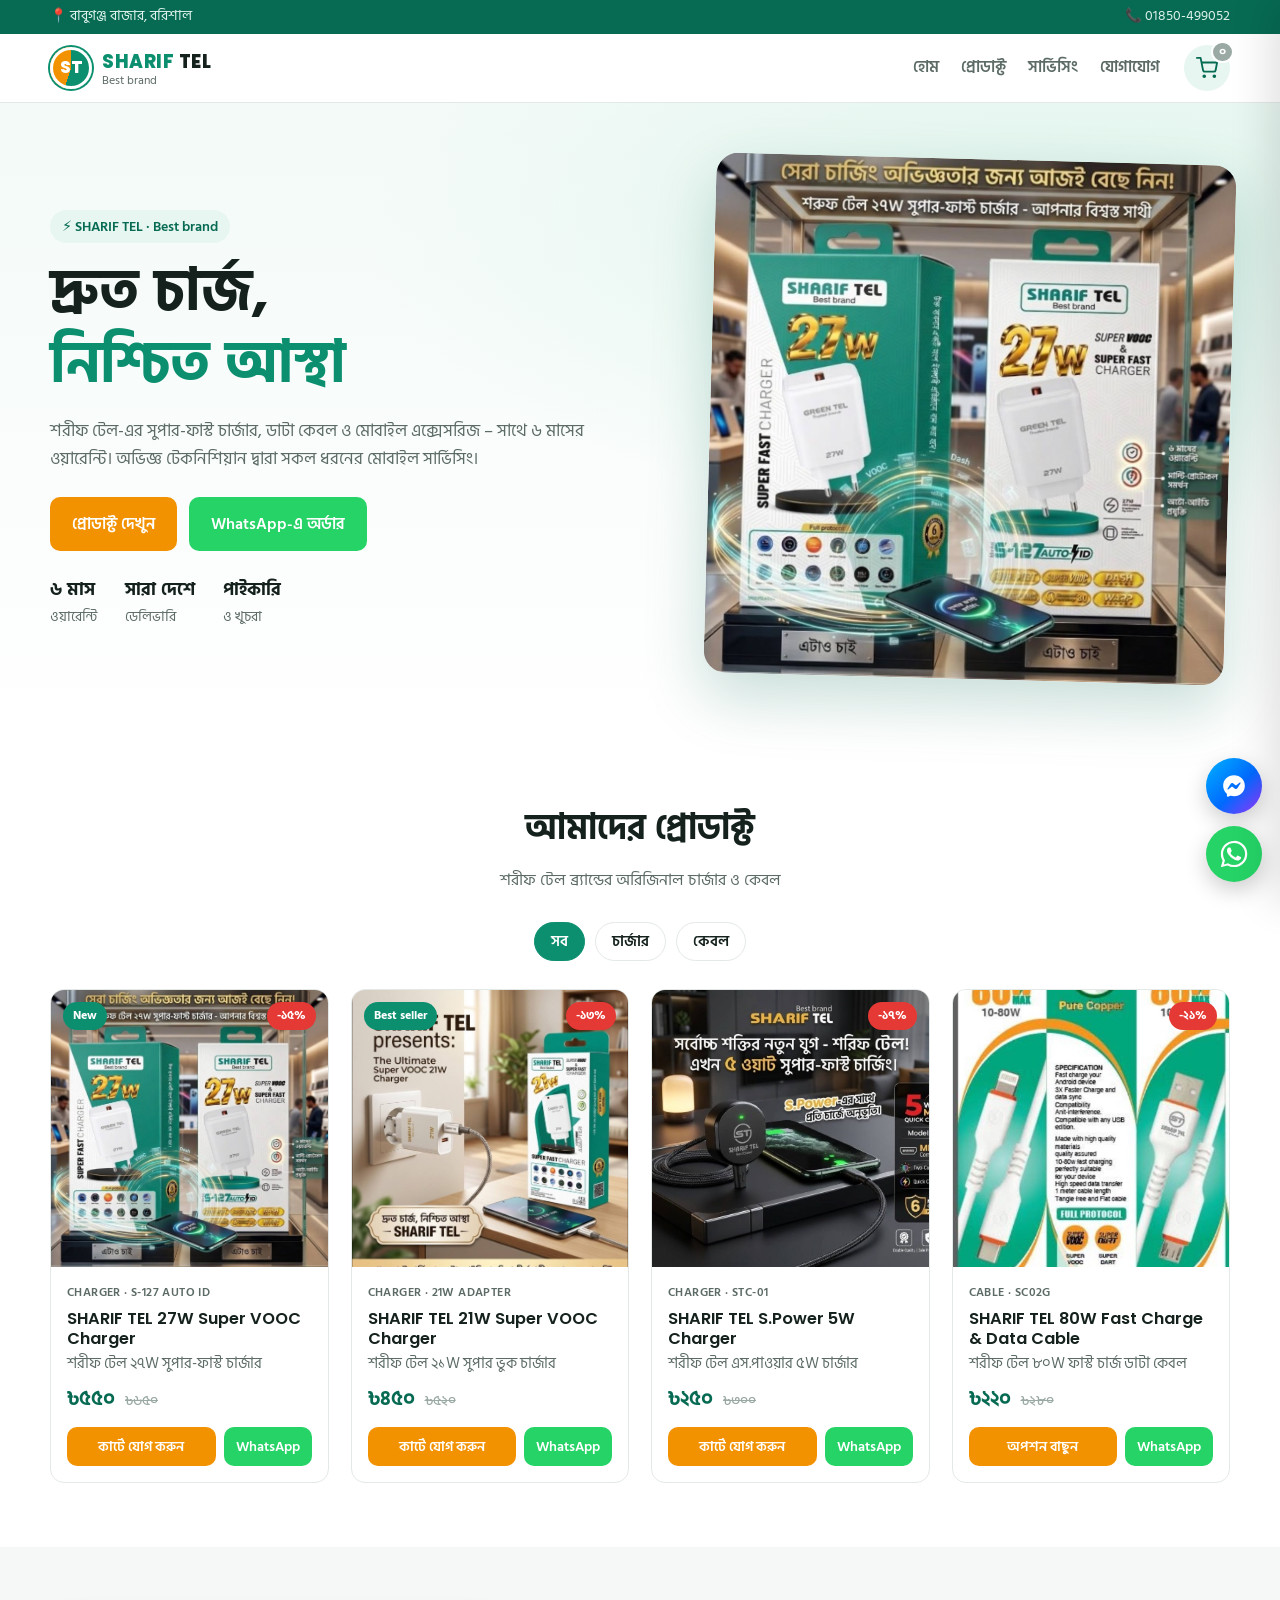
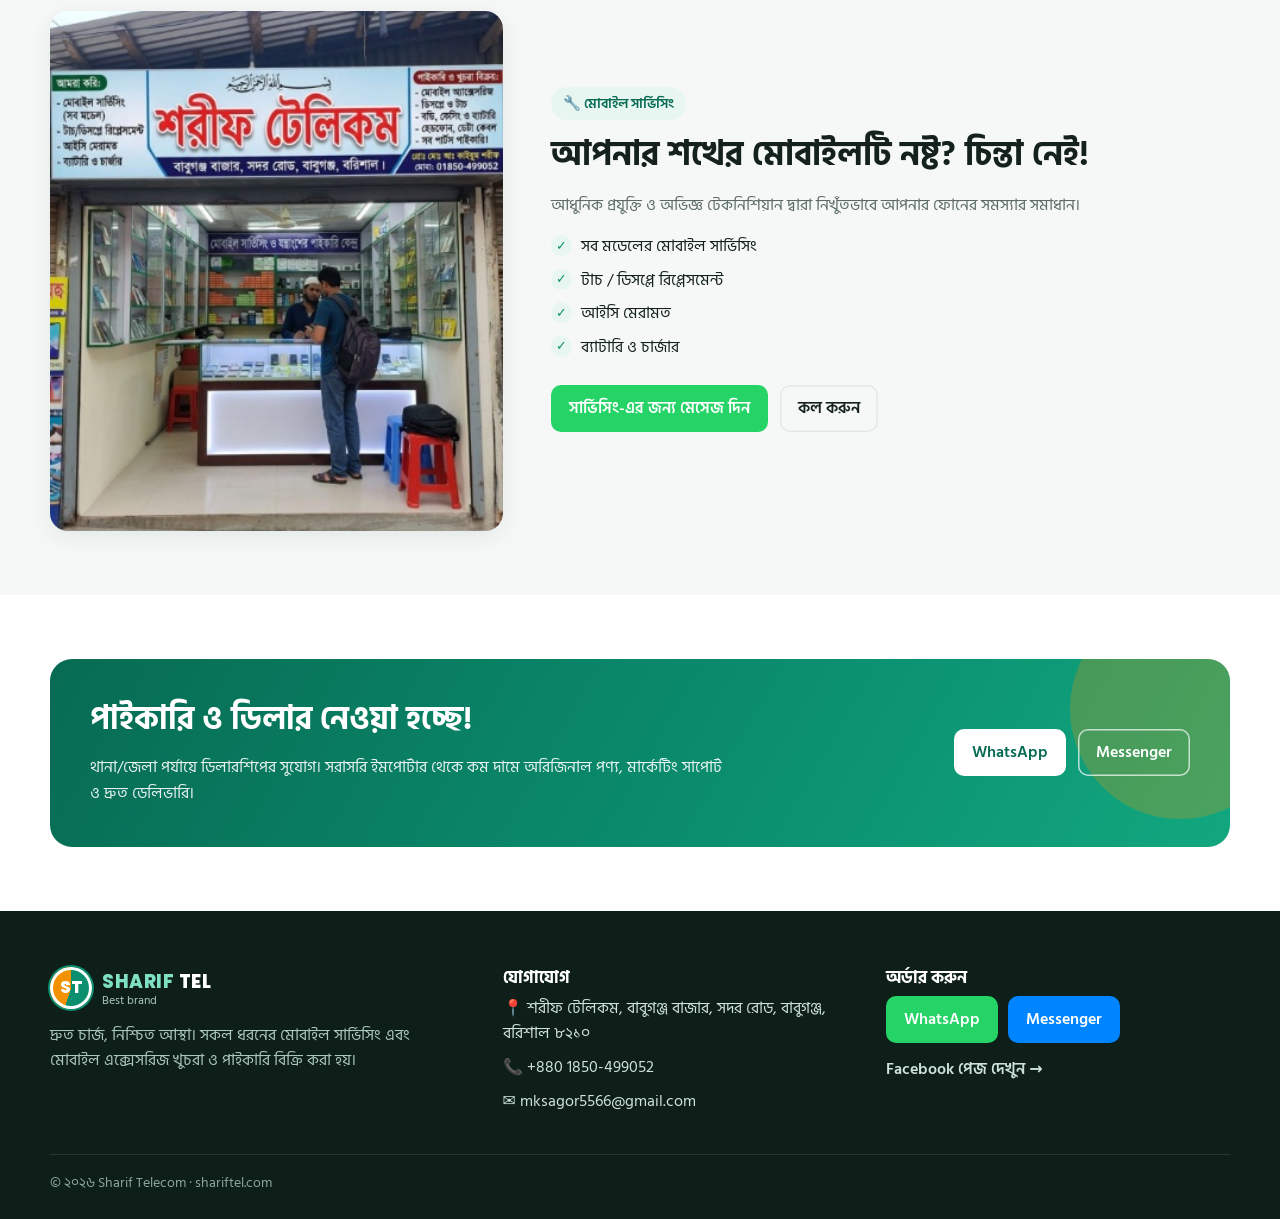
<file: index.html>
<!DOCTYPE html>
<html lang="bn">
<head>
  <meta charset="utf-8">
  <meta name="viewport" content="width=device-width, initial-scale=1">
  <title>Sharif Telecom | SHARIF TEL Chargers & Mobile Accessories</title>
  <meta name="description" content="Sharif Telecom, Babuganj, Barishal – SHARIF TEL fast chargers, data cables, mobile accessories (retail & wholesale) and expert mobile servicing. Order on WhatsApp or Messenger.">
  <meta property="og:title" content="Sharif Telecom – SHARIF TEL Chargers & Accessories">
  <meta property="og:description" content="Fast chargers, cables & mobile servicing in Babuganj, Barishal. Order on WhatsApp.">
  <meta property="og:image" content="https://shariftel.com/images/charger-27w.jpg">
  <meta name="theme-color" content="#0b8f6f">
  <link rel="preconnect" href="https://fonts.googleapis.com">
  <link rel="preconnect" href="https://fonts.gstatic.com" crossorigin>
  <link href="https://fonts.googleapis.com/css2?family=Hind+Siliguri:wght@400;500;600;700&family=Poppins:wght@500;600;700;800&display=swap" rel="stylesheet">
  <link rel="stylesheet" href="css/style.css">
  <link rel="icon" href="data:image/svg+xml,%3Csvg xmlns='http://www.w3.org/2000/svg' viewBox='0 0 64 64'%3E%3Ccircle cx='32' cy='32' r='30' fill='%230b8f6f'/%3E%3Ctext x='32' y='42' font-family='Arial' font-weight='800' font-size='28' text-anchor='middle' fill='%23fff'%3EST%3C/text%3E%3C/svg%3E">
</head>
<body>

  <!-- Top bar -->
  <div class="topbar">
    <div class="container topbar-inner">
      <span>📍 বাবুগঞ্জ বাজার, বরিশাল</span>
      <a href="tel:+8801850499052">📞 01850-499052</a>
    </div>
  </div>

  <!-- Header -->
  <header class="header">
    <div class="container header-inner">
      <a href="#/" class="logo" aria-label="Sharif Telecom home">
        <span class="logo-mark">ST</span>
        <span class="logo-text">
          <strong>SHARIF <em>TEL</em></strong>
          <small>Best brand</small>
        </span>
      </a>
      <nav class="nav" id="nav">
        <a href="#/">হোম</a>
        <a href="#/" data-scroll="products">প্রোডাক্ট</a>
        <a href="#/" data-scroll="services">সার্ভিসিং</a>
        <a href="#/" data-scroll="contact">যোগাযোগ</a>
      </nav>
      <button class="cart-btn" id="cartBtn" aria-label="Open cart">
        <svg viewBox="0 0 24 24" width="22" height="22" fill="none" stroke="currentColor" stroke-width="2" stroke-linecap="round" stroke-linejoin="round"><circle cx="9" cy="21" r="1"/><circle cx="20" cy="21" r="1"/><path d="M1 1h4l2.7 13.4a2 2 0 0 0 2 1.6h9.7a2 2 0 0 0 2-1.6L23 6H6"/></svg>
        <span class="cart-count" id="cartCount">0</span>
      </button>
    </div>
  </header>

  <main id="app"></main>

  <!-- Footer -->
  <footer class="footer" id="contact">
    <div class="container footer-grid">
      <div>
        <a href="#/" class="logo logo-light">
          <span class="logo-mark">ST</span>
          <span class="logo-text"><strong>SHARIF <em>TEL</em></strong><small>Best brand</small></span>
        </a>
        <p class="muted-light">দ্রুত চার্জ, নিশ্চিত আস্থা। সকল ধরনের মোবাইল সার্ভিসিং এবং মোবাইল এক্সেসরিজ খুচরা ও পাইকারি বিক্রি করা হয়।</p>
      </div>
      <div>
        <h4>যোগাযোগ</h4>
        <ul class="footer-list">
          <li>📍 শরীফ টেলিকম, বাবুগঞ্জ বাজার, সদর রোড, বাবুগঞ্জ, বরিশাল ৮২১০</li>
          <li>📞 <a href="tel:+8801850499052">+880 1850-499052</a></li>
          <li>✉️ <a href="mailto:mksagor5566@gmail.com">mksagor5566@gmail.com</a></li>
        </ul>
      </div>
      <div>
        <h4>অর্ডার করুন</h4>
        <div class="footer-actions">
          <a class="btn btn-wa" data-wa="আসসালামু আলাইকুম, আমি শরীফ টেলিকম থেকে কিছু কিনতে চাই।" target="_blank" rel="noopener">WhatsApp</a>
          <a class="btn btn-ms" data-ms target="_blank" rel="noopener">Messenger</a>
        </div>
        <a class="fb-link" href="https://www.facebook.com/profile.php?id=61589741544696" target="_blank" rel="noopener">Facebook পেজ দেখুন →</a>
      </div>
    </div>
    <div class="container copyright">© <span id="year"></span> Sharif Telecom · shariftel.com</div>
  </footer>

  <!-- Floating chat buttons -->
  <div class="float-chat">
    <a class="float-btn float-ms" data-ms target="_blank" rel="noopener" aria-label="Chat on Messenger">
      <svg viewBox="0 0 24 24" width="26" height="26" fill="#fff"><path d="M12 2C6.36 2 2 6.13 2 11.7c0 2.91 1.19 5.44 3.14 7.17.16.14.26.35.27.57l.05 1.78c.02.57.6.94 1.12.71l1.98-.87c.17-.08.36-.09.54-.04.91.25 1.87.38 2.9.38 5.64 0 10-4.13 10-9.7S17.64 2 12 2zm6 7.46-2.93 4.67c-.47.74-1.47.93-2.17.4l-2.34-1.75a.6.6 0 0 0-.72 0l-3.16 2.4c-.42.32-.97-.18-.69-.63l2.93-4.67c.47-.74 1.47-.93 2.17-.4l2.34 1.75a.6.6 0 0 0 .72 0l3.16-2.4c.42-.32.97.18.69.63z"/></svg>
    </a>
    <a class="float-btn float-wa" data-wa="আসসালামু আলাইকুম, আমি একটি প্রোডাক্ট সম্পর্কে জানতে চাই।" target="_blank" rel="noopener" aria-label="Chat on WhatsApp">
      <svg viewBox="0 0 24 24" width="28" height="28" fill="#fff"><path d="M17.47 14.38c-.3-.15-1.76-.87-2.03-.97-.27-.1-.47-.15-.67.15-.2.3-.77.97-.94 1.17-.17.2-.35.22-.65.07-.3-.15-1.26-.46-2.4-1.48-.89-.79-1.49-1.77-1.66-2.07-.17-.3-.02-.46.13-.61.13-.13.3-.35.45-.52.15-.17.2-.3.3-.5.1-.2.05-.37-.02-.52-.08-.15-.67-1.62-.92-2.22-.24-.58-.49-.5-.67-.51h-.57c-.2 0-.52.07-.8.37-.27.3-1.04 1.02-1.04 2.48s1.07 2.88 1.21 3.08c.15.2 2.1 3.2 5.08 4.49.71.31 1.26.49 1.69.63.71.23 1.36.2 1.87.12.57-.08 1.76-.72 2.01-1.41.25-.7.25-1.29.17-1.41-.07-.13-.27-.2-.57-.35zM12.04 21.5h-.01a9.4 9.4 0 0 1-4.8-1.31l-.34-.2-3.57.94.95-3.48-.22-.36a9.38 9.38 0 0 1-1.44-5.01c0-5.2 4.23-9.42 9.43-9.42 2.52 0 4.88.98 6.66 2.76a9.36 9.36 0 0 1 2.76 6.67c0 5.2-4.23 9.42-9.42 9.42zm8.02-17.44A11.27 11.27 0 0 0 12.04.75C5.8.75.72 5.83.72 12.08c0 2 .52 3.95 1.52 5.66L.62 23.25l5.64-1.48a11.3 11.3 0 0 0 5.78 1.47h.01c6.24 0 11.32-5.08 11.32-11.33 0-3.03-1.18-5.87-3.31-8z"/></svg>
    </a>
  </div>

  <!-- Cart drawer -->
  <div class="overlay" id="overlay"></div>
  <aside class="drawer" id="drawer" aria-label="Shopping cart">
    <div class="drawer-head">
      <h3>আপনার কার্ট</h3>
      <button class="icon-btn" id="closeCart" aria-label="Close cart">✕</button>
    </div>
    <div class="drawer-body" id="cartItems"></div>
    <div class="drawer-foot" id="cartFoot"></div>
  </aside>

  <!-- Toast -->
  <div class="toast" id="toast"></div>

  <script src="js/products.js"></script>
  <script src="js/app.js"></script>
</body>
</html>
</file>
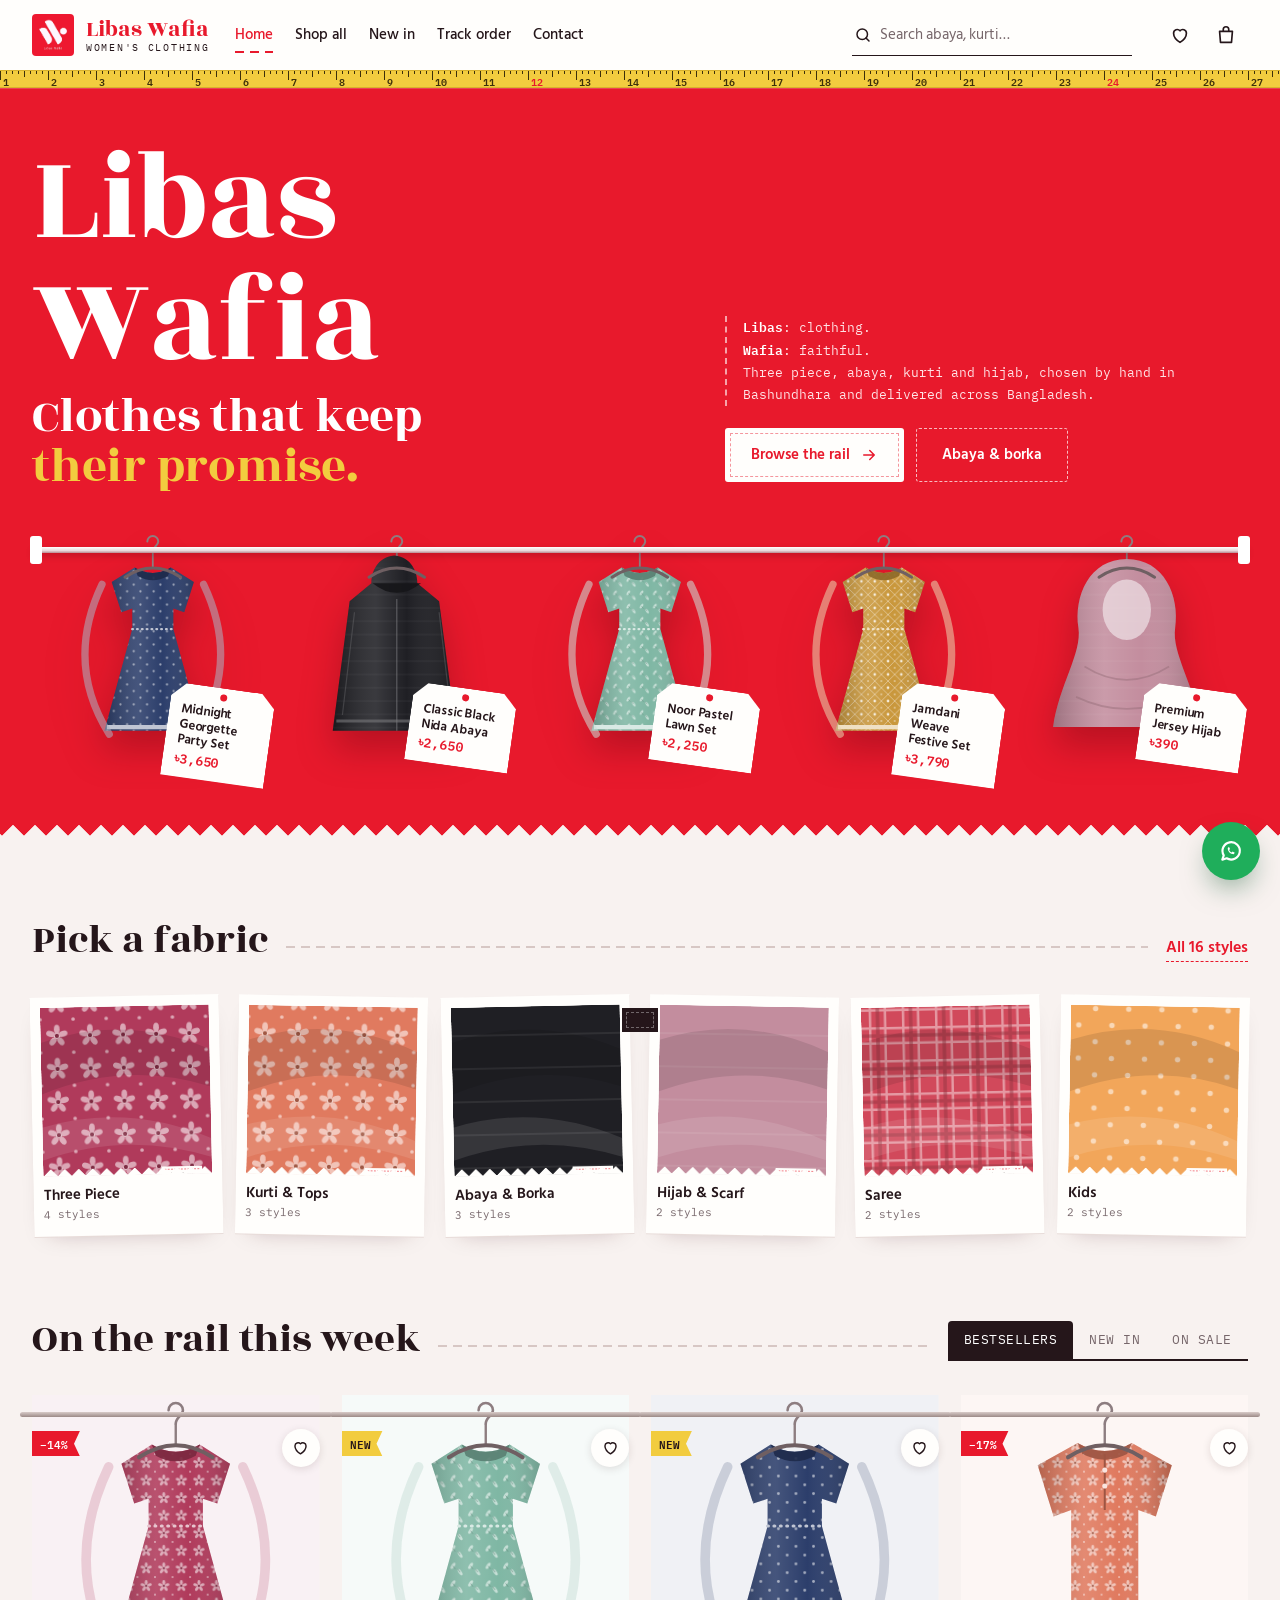
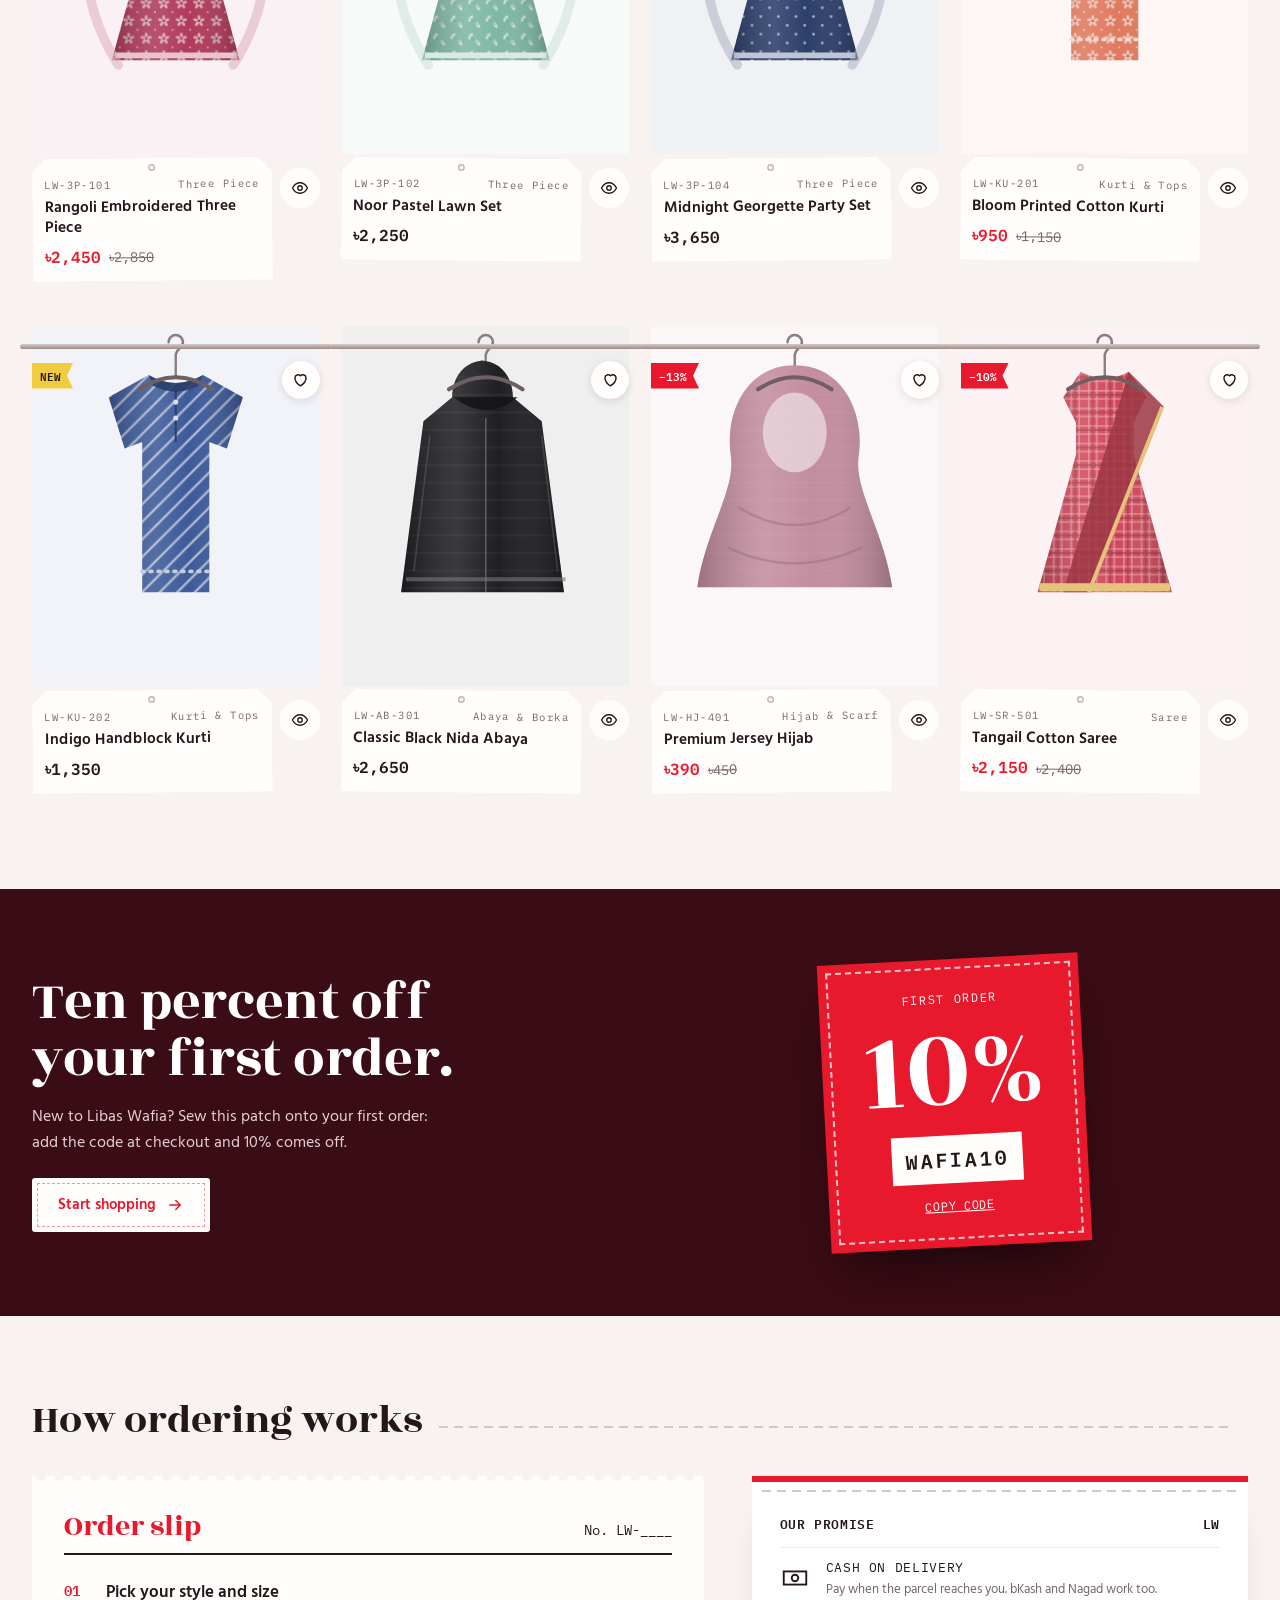
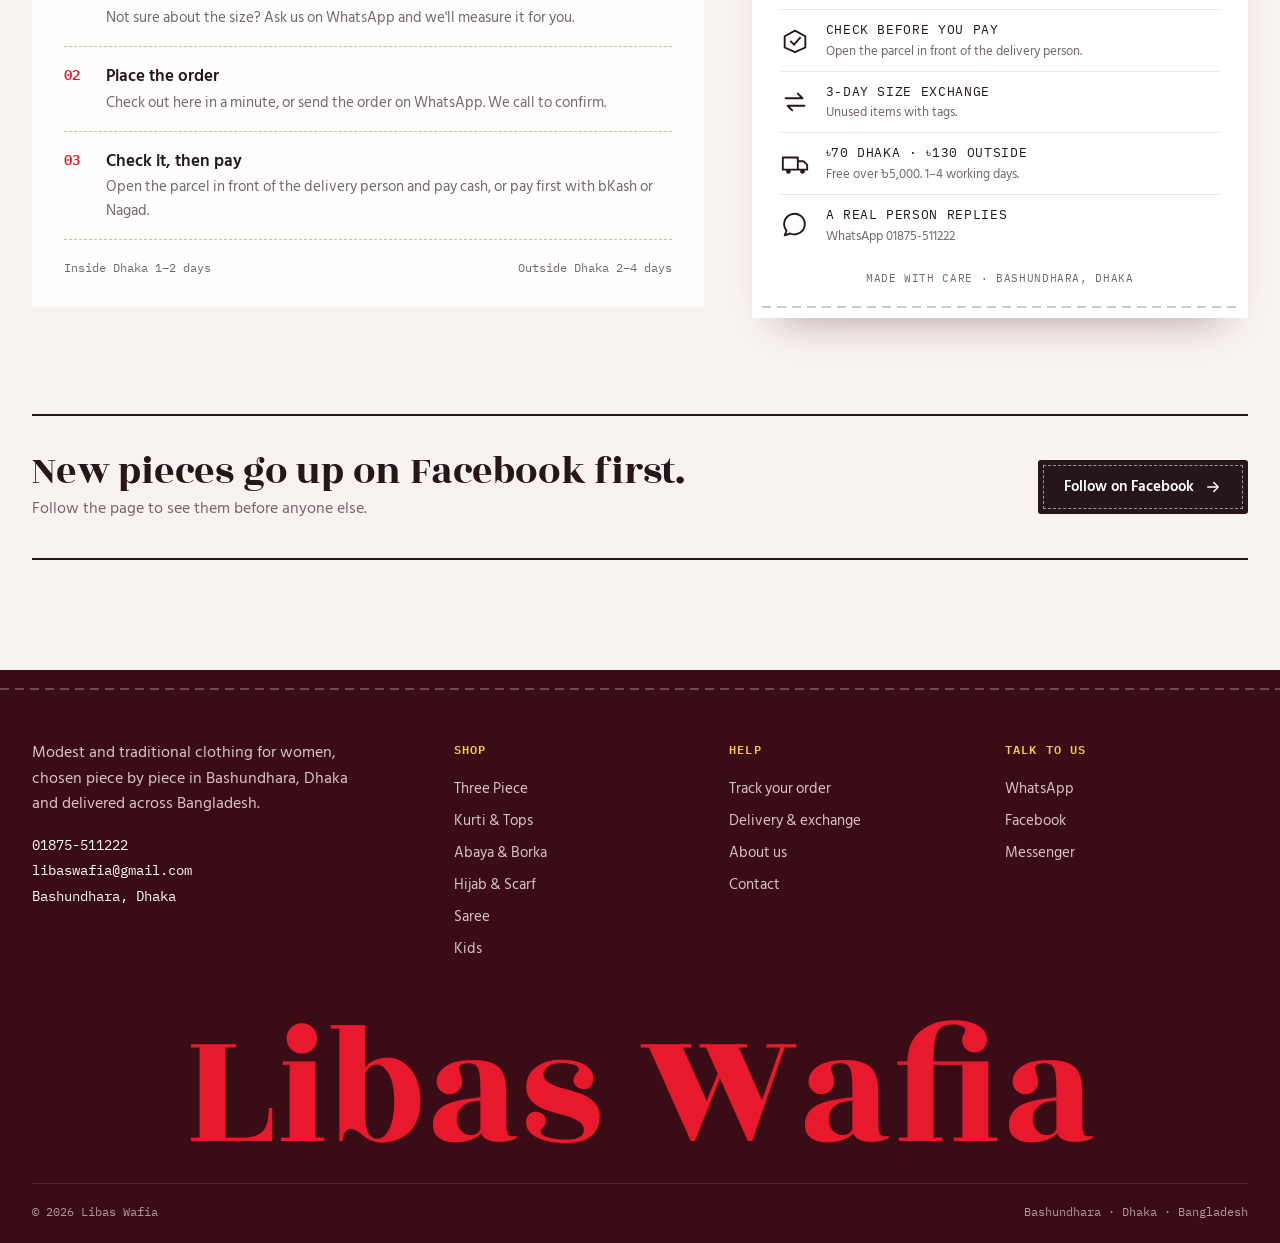
<file: libas-wafia/index.html>
<!doctype html>
<html lang="en">
<head>
  <meta charset="utf-8">
  <meta name="viewport" content="width=device-width, initial-scale=1, viewport-fit=cover">
  <title>Libas Wafia — Women's Clothing Store, Bashundhara</title>
  <link rel="icon" href="assets/logo.jpg">
  <meta name="description" content="Libas Wafia online shop: three piece, kurti, abaya, hijab, saree and kids wear. Cash on delivery all over Bangladesh.">
  <link rel="preconnect" href="https://fonts.googleapis.com">
  <link rel="preconnect" href="https://fonts.gstatic.com" crossorigin>
  <link href="https://fonts.googleapis.com/css2?family=Hind+Siliguri:wght@400;500;600&family=IBM+Plex+Mono:wght@400;600&family=Rozha+One&display=swap" rel="stylesheet">
  <link rel="stylesheet" href="css/style.css">
</head>
<body>
  <header class="header" id="header">
    <div class="wrap header-inner">
      <button class="icon-btn menu-btn" id="menuBtn" aria-label="Open menu">
        <svg viewBox="0 0 24 24" width="22" height="22" aria-hidden="true"><path d="M3 7h18M3 12h18M3 17h12" stroke="currentColor" stroke-width="2" stroke-linecap="round"/></svg>
      </button>
      <a href="#/" class="logo" aria-label="Libas Wafia home">
        <img class="logo-mark" src="assets/logo.jpg" alt="" width="42" height="42">
        <span class="logo-words"><span class="name">Libas Wafia</span><span class="en">Women's clothing</span></span>
      </a>
      <nav class="nav" id="nav" aria-label="Main">
        <div class="nav-head"><span class="name">Libas Wafia</span><button class="icon-btn" id="closeNav" aria-label="Close menu">✕</button></div>
        <a href="#/">Home</a>
        <a href="#/shop">Shop all</a>
        <div class="nav-cats" id="navCats"></div>
        <a href="#/shop?sort=new">New in</a>
        <a href="#/track">Track order</a>
        <a href="#/contact">Contact</a>
      </nav>
      <form class="search" id="searchForm" role="search">
        <svg viewBox="0 0 24 24" width="18" height="18" aria-hidden="true"><circle cx="11" cy="11" r="7" fill="none" stroke="currentColor" stroke-width="2"/><path d="m20 20-4-4" stroke="currentColor" stroke-width="2" stroke-linecap="round"/></svg>
        <input type="search" id="searchInput" placeholder="Search abaya, kurti…" aria-label="Search products">
      </form>
      <div class="header-actions">
        <a href="#/wishlist" class="icon-btn hide-mob" aria-label="Wishlist">
          <svg viewBox="0 0 24 24" width="22" height="22" aria-hidden="true"><path d="M12 20s-7-4.4-7-10a4 4 0 0 1 7-2.6A4 4 0 0 1 19 10c0 5.6-7 10-7 10z" fill="none" stroke="currentColor" stroke-width="1.8" stroke-linejoin="round"/></svg>
          <span class="badge" id="wishCount"></span>
        </a>
        <button class="icon-btn" id="cartBtn" aria-label="Open bag">
          <svg viewBox="0 0 24 24" width="22" height="22" aria-hidden="true"><path d="M5 8h14l-1 12H6L5 8z M9 8V6a3 3 0 0 1 6 0v2" fill="none" stroke="currentColor" stroke-width="1.8" stroke-linejoin="round"/></svg>
          <span class="badge" id="cartCount"></span>
        </button>
      </div>
    </div>
    <div class="tape" aria-hidden="true"><div class="tape-track" id="tapeTrack"></div></div>
  </header>

  <main id="app" tabindex="-1"></main>

  <footer class="footer">
    <div class="wrap">
      <div class="footer-grid">
        <div>
          <p class="footer-about">Modest and traditional clothing for women, chosen piece by piece in Bashundhara, Dhaka and delivered across Bangladesh.</p>
          <p class="footer-contact" id="footContact"></p>
        </div>
        <div><h4>Shop</h4><div id="footerCats"></div></div>
        <div>
          <h4>Help</h4>
          <a href="#/track">Track your order</a>
          <a href="#/policy">Delivery & exchange</a>
          <a href="#/about">About us</a>
          <a href="#/contact">Contact</a>
        </div>
        <div>
          <h4>Talk to us</h4>
          <a id="footWa" target="_blank" rel="noopener">WhatsApp</a>
          <a id="footFb" target="_blank" rel="noopener">Facebook</a>
          <a id="footMsg" target="_blank" rel="noopener">Messenger</a>
        </div>
      </div>
      <div class="wordmark" aria-hidden="true">Libas Wafia</div>
      <div class="copyright"><span>© <span id="year"></span> Libas Wafia</span><span>Bashundhara · Dhaka · Bangladesh</span></div>
    </div>
  </footer>

  <!-- Mobile app-style bottom bar -->
  <nav class="tabbar" aria-label="Quick">
    <a href="#/" data-tab="home"><svg viewBox="0 0 24 24" aria-hidden="true"><path d="M4 11 12 4l8 7v9h-5v-6H9v6H4z" fill="none" stroke="currentColor" stroke-width="1.8" stroke-linejoin="round"/></svg>Home</a>
    <a href="#/shop" data-tab="shop"><svg viewBox="0 0 24 24" aria-hidden="true"><rect x="4" y="4" width="7" height="7" rx="2" fill="none" stroke="currentColor" stroke-width="1.8"/><rect x="13" y="4" width="7" height="7" rx="2" fill="none" stroke="currentColor" stroke-width="1.8"/><rect x="4" y="13" width="7" height="7" rx="2" fill="none" stroke="currentColor" stroke-width="1.8"/><rect x="13" y="13" width="7" height="7" rx="2" fill="none" stroke="currentColor" stroke-width="1.8"/></svg>Shop</a>
    <a href="#/wishlist" data-tab="wishlist"><svg viewBox="0 0 24 24" aria-hidden="true"><path d="M12 20s-7-4.4-7-10a4 4 0 0 1 7-2.6A4 4 0 0 1 19 10c0 5.6-7 10-7 10z" fill="none" stroke="currentColor" stroke-width="1.8" stroke-linejoin="round"/></svg>Saved</a>
    <button id="tabCart"><svg viewBox="0 0 24 24" aria-hidden="true"><path d="M5 8h14l-1 12H6L5 8z M9 8V6a3 3 0 0 1 6 0v2" fill="none" stroke="currentColor" stroke-width="1.8" stroke-linejoin="round"/></svg>Bag<span class="badge" id="tabCartCount"></span></button>
    <a id="tabWa" target="_blank" rel="noopener"><svg viewBox="0 0 24 24" aria-hidden="true"><path d="M4 20l1.3-4A8 8 0 1 1 8 18.7z" fill="none" stroke="currentColor" stroke-width="1.8" stroke-linejoin="round"/></svg>Chat</a>
  </nav>

  <a class="wa-float" id="waFloat" target="_blank" rel="noopener" aria-label="Chat on WhatsApp">
    <svg viewBox="0 0 24 24" width="26" height="26" aria-hidden="true"><path d="M4 20l1.3-4A8 8 0 1 1 8 18.7z" fill="none" stroke="currentColor" stroke-width="2" stroke-linejoin="round"/><path d="M9 9.5c0 3 2.5 5.5 5.5 5.5l1-1.5-2-1-1 .8c-1-.4-1.8-1.2-2.2-2.2l.8-1-1-2z" fill="currentColor"/></svg>
    <span>Order on WhatsApp</span>
  </a>

  <!-- Cart drawer -->
  <div class="overlay" id="overlay"></div>
  <aside class="drawer" id="cartDrawer" aria-label="Shopping bag" aria-hidden="true">
    <div class="drawer-head">
      <h3>Your bag <span id="drawerCount"></span></h3>
      <button class="icon-btn" id="closeCart" aria-label="Close bag">✕</button>
    </div>
    <div class="drawer-body" id="cartItems"></div>
    <div class="drawer-foot" id="cartFoot"></div>
  </aside>

  <!-- Quick view -->
  <div class="modal" id="quickView" role="dialog" aria-modal="true" aria-label="Quick view" hidden>
    <div class="modal-card" id="quickViewBody"></div>
  </div>

  <div class="toast" id="toast" role="status" aria-live="polite"></div>

  <script src="js/products.js"></script>
  <script src="js/app.js"></script>
</body>
</html>
</file>
<file: css/style.css>
:root {
  --green: #0b8f6f;
  --green-d: #076b53;
  --green-l: #e7f6f1;
  --orange: #f39200;
  --orange-d: #d97f00;
  --ink: #14211d;
  --muted: #5c6b66;
  --line: #e3e9e7;
  --bg: #ffffff;
  --bg-alt: #f5f8f7;
  --wa: #25d366;
  --wa-d: #1da851;
  --ms: #0084ff;
  --ms-d: #006fd6;
  --radius: 14px;
  --shadow: 0 6px 24px rgba(10, 40, 30, .08);
  --font: "Hind Siliguri", "Poppins", system-ui, sans-serif;
  --display: "Poppins", "Hind Siliguri", system-ui, sans-serif;
}

* { box-sizing: border-box; }
html { scroll-behavior: smooth; scroll-padding-top: 80px; }
body { margin: 0; font-family: var(--font); color: var(--ink); background: var(--bg); line-height: 1.6; -webkit-font-smoothing: antialiased; }
body.lock { overflow: hidden; }
img { max-width: 100%; display: block; }
a { color: inherit; text-decoration: none; }
button { font: inherit; cursor: pointer; }
h1, h2, h3, h4 { line-height: 1.25; margin: 0 0 .5em; }
.container { width: min(1180px, 100% - 32px); margin-inline: auto; }
.muted { color: var(--muted); }
.small { font-size: .85rem; }

/* top bar + header */
.topbar { background: var(--green-d); color: #dff3ec; font-size: .85rem; }
.topbar-inner { display: flex; justify-content: space-between; gap: 12px; padding: 6px 0; }
.header { position: sticky; top: 0; z-index: 40; background: rgba(255,255,255,.96); backdrop-filter: blur(8px); border-bottom: 1px solid var(--line); }
.header-inner { display: flex; align-items: center; gap: 24px; height: 68px; }
.logo { display: flex; align-items: center; gap: 10px; }
.logo-mark { width: 42px; height: 42px; border-radius: 50%; display: grid; place-items: center; font: 800 1.05rem/1 var(--display); color: #fff; background: conic-gradient(var(--green) 0 55%, var(--orange) 55% 100%); box-shadow: inset 0 0 0 3px #fff, 0 0 0 2px var(--green); letter-spacing: -.5px; }
.logo-text { display: flex; flex-direction: column; line-height: 1.05; }
.logo-text strong { font: 800 1.15rem var(--display); color: var(--green); letter-spacing: .5px; }
.logo-text strong em { font-style: normal; color: var(--ink); }
.logo-text small { font-size: .72rem; color: var(--muted); }
.logo-light .logo-text strong { color: #7fe0c2; }
.logo-light .logo-text strong em { color: #fff; }
.logo-light .logo-text small { color: #a9c6bd; }
.nav { display: flex; gap: 22px; margin-left: auto; font-weight: 600; }
.nav a { color: var(--muted); transition: color .15s; }
.nav a:hover { color: var(--green); }
.cart-btn { position: relative; border: 0; background: var(--green-l); color: var(--green-d); width: 46px; height: 46px; border-radius: 50%; display: grid; place-items: center; transition: background .15s; }
.cart-btn:hover { background: #d3efe5; }
.cart-count { position: absolute; top: -4px; right: -4px; min-width: 22px; height: 22px; padding: 0 6px; border-radius: 11px; background: #9aa9a4; color: #fff; font-size: .75rem; font-weight: 700; display: grid; place-items: center; border: 2px solid #fff; }
.cart-count.has { background: var(--orange); }

/* buttons */
.btn { display: inline-flex; align-items: center; justify-content: center; gap: 8px; border: 0; border-radius: 10px; padding: 11px 18px; font-weight: 600; font-size: .98rem; transition: background .15s, transform .1s, box-shadow .15s; white-space: nowrap; }
.btn:active { transform: translateY(1px); }
.btn-sm { padding: 8px 12px; font-size: .9rem; }
.btn-lg { padding: 14px 22px; font-size: 1.02rem; }
.btn-block { width: 100%; }
.btn-primary { background: var(--orange); color: #fff; }
.btn-primary:hover { background: var(--orange-d); }
.btn-dark { background: var(--ink); color: #fff; }
.btn-dark:hover { background: #000; }
.btn-wa { background: var(--wa); color: #fff; }
.btn-wa:hover { background: var(--wa-d); }
.btn-ms { background: var(--ms); color: #fff; }
.btn-ms:hover { background: var(--ms-d); }
.btn-ghost { background: transparent; color: var(--ink); box-shadow: inset 0 0 0 1.5px var(--line); }
.btn-ghost:hover { box-shadow: inset 0 0 0 1.5px var(--green); color: var(--green); }
.btn-light { background: #fff; color: var(--green-d); }
.btn-outline-light { color: #fff; box-shadow: inset 0 0 0 1.5px rgba(255,255,255,.7); }
.btn-outline-light:hover { background: rgba(255,255,255,.12); }
.icon-btn { border: 0; background: transparent; width: 34px; height: 34px; border-radius: 50%; color: var(--muted); }
.icon-btn:hover { background: var(--bg-alt); color: var(--ink); }

/* hero */
.hero { background: radial-gradient(1200px 500px at 85% 20%, #dff4ec 0, transparent 60%), linear-gradient(180deg, #f3faf7, #fff); padding: 56px 0 64px; }
.hero-grid { display: grid; grid-template-columns: 1.05fr .95fr; gap: 48px; align-items: center; }
.eyebrow { display: inline-block; font-weight: 600; font-size: .9rem; color: var(--green-d); background: var(--green-l); padding: 5px 12px; border-radius: 99px; margin-bottom: 14px; }
.hero h1 { font-size: clamp(2.2rem, 5vw, 3.6rem); font-weight: 700; margin-bottom: 16px; }
.hero h1 span { color: var(--green); }
.hero p { font-size: 1.08rem; color: var(--muted); max-width: 540px; }
.hero-cta { display: flex; flex-wrap: wrap; gap: 12px; margin: 24px 0; }
.trust { list-style: none; padding: 0; margin: 8px 0 0; display: flex; gap: 28px; flex-wrap: wrap; }
.trust li { display: flex; flex-direction: column; font-size: .9rem; color: var(--muted); }
.trust b { font-size: 1.15rem; color: var(--ink); }
.hero-art img { border-radius: 22px; box-shadow: 0 24px 60px rgba(7, 107, 83, .22); aspect-ratio: 1; object-fit: cover; width: 100%; max-width: 520px; margin-left: auto; transform: rotate(1.5deg); }

/* sections */
.section { padding: 64px 0; }
.section-alt { background: var(--bg-alt); }
.section-head { text-align: center; margin-bottom: 28px; }
.section-head h2 { font-size: clamp(1.6rem, 3vw, 2.2rem); }
.section-head p { color: var(--muted); margin: 0; }
.section-head-left { text-align: left; margin: 56px 0 20px; }

.filters { display: flex; gap: 10px; justify-content: center; flex-wrap: wrap; margin-bottom: 28px; }
.pill { border: 1.5px solid var(--line); background: #fff; color: var(--ink); padding: 7px 16px; border-radius: 99px; font-weight: 600; font-size: .92rem; transition: all .15s; }
.pill:hover { border-color: var(--green); color: var(--green); }
.pill.active { background: var(--green); border-color: var(--green); color: #fff; }

/* product grid */
.grid { display: grid; grid-template-columns: repeat(auto-fill, minmax(250px, 1fr)); gap: 22px; }
.card { background: #fff; border: 1px solid var(--line); border-radius: var(--radius); overflow: hidden; display: flex; flex-direction: column; transition: box-shadow .2s, transform .2s; }
.card:hover { box-shadow: var(--shadow); transform: translateY(-3px); }
.card-img { position: relative; aspect-ratio: 1; background: var(--bg-alt); overflow: hidden; }
.card-img img { width: 100%; height: 100%; object-fit: cover; transition: transform .35s; }
.card:hover .card-img img { transform: scale(1.04); }
.badge { position: absolute; top: 12px; left: 12px; background: var(--green); color: #fff; font-size: .75rem; font-weight: 700; padding: 4px 10px; border-radius: 99px; }
.badge-off { left: auto; right: 12px; background: #e53935; }
.card-body { padding: 16px; display: flex; flex-direction: column; flex: 1; }
.card-cat { font-size: .78rem; color: var(--muted); font-weight: 600; text-transform: uppercase; letter-spacing: .4px; }
.card h3 { font-size: 1.02rem; margin: 6px 0 2px; font-family: var(--display); font-weight: 600; }
.card h3 a:hover { color: var(--green); }
.card-bn { margin: 0 0 8px; color: var(--muted); font-size: .92rem; }
.price { font: 700 1.25rem var(--display); color: var(--green-d); margin-top: auto; }
.price del { font-size: .85rem; color: #9aa9a4; font-weight: 500; margin-left: 6px; }
.price-lg { font-size: 1.9rem; margin: 10px 0; }
.card-actions { display: flex; gap: 8px; margin-top: 12px; }
.card-actions .btn-primary { flex: 1; }

/* services / split */
.split { display: grid; grid-template-columns: .8fr 1.2fr; gap: 48px; align-items: center; }
.split-img { border-radius: 18px; box-shadow: var(--shadow); width: 100%; max-height: 520px; object-fit: cover; }
.split h2 { font-size: clamp(1.5rem, 3vw, 2.1rem); }
.split p { color: var(--muted); }
.checks { list-style: none; padding: 0; margin: 16px 0; display: grid; gap: 8px; }
.checks li { padding-left: 30px; position: relative; }
.checks li::before { content: "✓"; position: absolute; left: 0; top: 1px; width: 21px; height: 21px; border-radius: 50%; background: var(--green-l); color: var(--green); font-size: .8rem; font-weight: 700; display: grid; place-items: center; }

/* dealer banner */
.dealer { background: linear-gradient(120deg, var(--green-d), var(--green) 60%, #12a77f); color: #fff; border-radius: 22px; padding: 40px; display: flex; gap: 28px; align-items: center; justify-content: space-between; flex-wrap: wrap; position: relative; overflow: hidden; }
.dealer::after { content: ""; position: absolute; right: -60px; top: -60px; width: 220px; height: 220px; border-radius: 50%; background: var(--orange); opacity: .25; }
.dealer h2 { font-size: clamp(1.4rem, 3vw, 2rem); }
.dealer p { margin: 0; opacity: .9; max-width: 640px; }
.dealer-cta { display: flex; gap: 12px; position: relative; z-index: 1; }

/* product page */
.crumbs { font-size: .9rem; color: var(--muted); margin-bottom: 20px; }
.crumbs a:hover { color: var(--green); }
.pd { display: grid; grid-template-columns: 1fr 1fr; gap: 48px; align-items: start; }
.pd-gallery { position: sticky; top: 90px; border-radius: 18px; overflow: hidden; background: var(--bg-alt); border: 1px solid var(--line); }
.pd-gallery img { width: 100%; max-height: 640px; object-fit: contain; margin-inline: auto; }
.pd-info h1 { font: 700 clamp(1.5rem, 3vw, 2.1rem) var(--display); margin: 6px 0 2px; }
.pd-bn { color: var(--muted); font-size: 1.05rem; margin: 0; }
.pd-short { color: var(--muted); }
.field { margin: 18px 0; }
.field > label { display: block; font-weight: 600; margin-bottom: 8px; }
.variants { display: flex; gap: 8px; flex-wrap: wrap; }
.qty { display: inline-flex; align-items: center; border: 1.5px solid var(--line); border-radius: 10px; overflow: hidden; }
.qty button { width: 44px; height: 44px; border: 0; background: #fff; font-size: 1.2rem; color: var(--ink); }
.qty button:hover { background: var(--bg-alt); }
.qty span { min-width: 44px; text-align: center; font-weight: 700; }
.qty-sm button { width: 32px; height: 32px; font-size: 1rem; }
.qty-sm span { min-width: 30px; }
.pd-actions, .pd-chat { display: grid; grid-template-columns: 1fr 1fr; gap: 12px; margin-top: 12px; }
.pd-chat { margin-top: 12px; }
.pd-features { margin-top: 28px; padding-top: 20px; border-top: 1px solid var(--line); }
.pd-features h3 { font-size: 1.1rem; }
.pd-perks { list-style: none; padding: 16px; margin: 16px 0 0; background: var(--green-l); border-radius: 12px; display: grid; gap: 6px; font-weight: 500; }

/* drawer */
.overlay { position: fixed; inset: 0; background: rgba(10, 20, 16, .45); opacity: 0; pointer-events: none; transition: opacity .25s; z-index: 60; }
.overlay.show { opacity: 1; pointer-events: auto; }
.drawer { position: fixed; top: 0; right: 0; height: 100%; width: min(410px, 100%); background: #fff; z-index: 70; transform: translateX(100%); transition: transform .3s ease; display: flex; flex-direction: column; box-shadow: -10px 0 40px rgba(0,0,0,.12); }
.drawer.open { transform: none; }
.drawer-head { display: flex; justify-content: space-between; align-items: center; padding: 18px 20px; border-bottom: 1px solid var(--line); }
.drawer-head h3 { margin: 0; }
.drawer-body { flex: 1; overflow-y: auto; padding: 8px 20px; }
.drawer-foot { padding: 16px 20px 20px; border-top: 1px solid var(--line); display: grid; gap: 10px; }
.drawer-foot .small { margin: -6px 0 2px; }
.cart-line { display: grid; grid-template-columns: 64px 1fr auto; gap: 12px; padding: 14px 0; border-bottom: 1px solid var(--line); align-items: start; }
.cart-line img { width: 64px; height: 64px; object-fit: cover; border-radius: 10px; background: var(--bg-alt); }
.cart-line-name { font-weight: 600; font-size: .92rem; line-height: 1.3; display: block; }
.cart-line-row { display: flex; justify-content: space-between; align-items: center; margin-top: 8px; }
.chip { display: inline-block; font-size: .75rem; background: var(--green-l); color: var(--green-d); padding: 1px 8px; border-radius: 99px; margin: 4px 0 0; font-weight: 600; }
.sum-row { display: flex; justify-content: space-between; padding: 4px 0; }
.sum-total { border-top: 1px dashed var(--line); margin-top: 6px; padding-top: 10px; font-size: 1.15rem; }
.empty { text-align: center; padding: 48px 0; }
.empty-icon { font-size: 3rem; }

/* checkout */
.page-title { font: 700 2rem var(--display); }
.checkout { display: grid; grid-template-columns: 1.2fr .8fr; gap: 32px; align-items: start; }
.co-form, .co-summary { background: #fff; border: 1px solid var(--line); border-radius: var(--radius); padding: 24px; }
.co-summary { position: sticky; top: 90px; display: grid; gap: 8px; }
.co-form input:not([type=radio]), .co-form textarea { width: 100%; border: 1.5px solid var(--line); border-radius: 10px; padding: 11px 14px; font: inherit; color: var(--ink); background: #fff; }
.co-form input:focus, .co-form textarea:focus { outline: none; border-color: var(--green); box-shadow: 0 0 0 3px var(--green-l); }
.radio-row { display: grid; gap: 8px; }
.radio { display: flex; gap: 10px; align-items: center; border: 1.5px solid var(--line); border-radius: 10px; padding: 10px 14px; font-weight: 500; cursor: pointer; }
.radio:has(input:checked) { border-color: var(--green); background: var(--green-l); }
.radio input { accent-color: var(--green); }
.form-error { color: #c62828; background: #fdecea; padding: 10px 14px; border-radius: 10px; font-weight: 600; }
.co-lines { display: grid; gap: 10px; margin-bottom: 8px; }
.co-line { display: grid; grid-template-columns: 52px 1fr auto; gap: 10px; align-items: center; font-size: .9rem; }
.co-line img { width: 52px; height: 52px; object-fit: cover; border-radius: 8px; }
.co-line b { display: block; line-height: 1.3; font-weight: 600; }
.co-line small { display: block; color: var(--muted); }

/* footer */
.footer { background: #0e1f1a; color: #cfe1db; padding: 56px 0 24px; margin-top: 0; }
.footer-grid { display: grid; grid-template-columns: 1.2fr 1fr 1fr; gap: 40px; }
.footer h4 { color: #fff; font-size: 1.05rem; }
.muted-light { color: #a9c6bd; margin-top: 14px; }
.footer-list { list-style: none; padding: 0; margin: 0; display: grid; gap: 8px; }
.footer-list a:hover, .fb-link:hover { color: #7fe0c2; }
.footer-actions { display: flex; gap: 10px; margin-bottom: 14px; flex-wrap: wrap; }
.fb-link { font-weight: 600; }
.copyright { border-top: 1px solid rgba(255,255,255,.1); margin-top: 40px; padding-top: 18px; font-size: .85rem; color: #8aa69d; }

/* floating chat */
.float-chat { position: fixed; right: 18px; bottom: 18px; display: grid; gap: 12px; z-index: 50; }
.float-btn { width: 56px; height: 56px; border-radius: 50%; display: grid; place-items: center; box-shadow: 0 8px 22px rgba(0,0,0,.2); transition: transform .15s; }
.float-btn:hover { transform: scale(1.07); }
.float-wa { background: var(--wa); }
.float-ms { background: linear-gradient(135deg, #00b2ff, #006aff 55%, #a033ff); }

/* toast */
.toast { position: fixed; left: 50%; bottom: 28px; transform: translate(-50%, 20px); background: var(--ink); color: #fff; padding: 12px 20px; border-radius: 10px; font-weight: 600; opacity: 0; pointer-events: none; transition: all .25s; z-index: 90; max-width: calc(100% - 32px); text-align: center; }
.toast.show { opacity: 1; transform: translate(-50%, 0); }

/* responsive */
@media (max-width: 900px) {
  .hero-grid, .split, .pd, .checkout { grid-template-columns: 1fr; gap: 28px; }
  .hero-art img { margin: 0 auto; max-width: 420px; transform: none; }
  .pd-gallery { position: relative; top: 0; }
  .pd-gallery img { max-height: 460px; }
  .co-summary { position: static; }
  .footer-grid { grid-template-columns: 1fr; gap: 28px; }
  .nav { display: none; }
  .cart-btn { margin-left: auto; }
}
@media (max-width: 520px) {
  .hero { padding: 32px 0 40px; }
  .section { padding: 44px 0; }
  .grid { grid-template-columns: 1fr 1fr; gap: 12px; }
  .card-body { padding: 10px; }
  .card h3 { font-size: .9rem; }
  .card-bn { display: none; }
  .price { font-size: 1.05rem; }
  .card-actions { flex-direction: column; }
  .card-actions .btn { font-size: .82rem; padding: 8px; }
  .pd-actions, .pd-chat { grid-template-columns: 1fr; }
  .dealer { padding: 28px 22px; }
  .topbar-inner span { display: none; }
  .topbar-inner { justify-content: center; }
  .float-btn { width: 50px; height: 50px; }
}
</file>
<file: libas-wafia/css/style.css>
/* Libas Wafia — "the tailor's shop": clothes on a rail, paper hang-tags, fabric swatches with pinked edges,
   kantha running-stitch lines, a measuring tape that unrolls as you scroll. Content sits in a 1240 wrap. */
:root {
  --red: #e8192c;          /* logo red — the shop sign */
  --red-deep: #b5111f;
  --wine: #3a0c15;         /* deep ground for footer & dark bands */
  --cotton: #f8f2f0;       /* unbleached cotton ground, faint rose */
  --paper: #fffefc;        /* tag paper */
  --ink: #25161a;
  --muted: #76666a;
  --line: #e8dcd9;
  --tape: #f2cc3f;         /* tailor's tape yellow */
  --ok: #1d7650;
  --warn: #9a5800;
  --danger: #c0182a;

  --serif: "Rozha One", "Bodoni MT", Georgia, serif;          /* display, English */
  --body: "Hind Siliguri", "Segoe UI", system-ui, sans-serif;   /* body */
  --mono: "IBM Plex Mono", ui-monospace, Menlo, monospace;      /* tags, prices, slips */

  --stitch: repeating-linear-gradient(90deg, currentColor 0 9px, transparent 9px 15px);
  --ease: cubic-bezier(.2, .7, .2, 1);
  color-scheme: light;
}

* { box-sizing: border-box; }
html { scroll-behavior: smooth; -webkit-text-size-adjust: 100%; }
body { margin: 0; font-family: var(--body); font-size: 16px; color: var(--ink); background: var(--cotton); line-height: 1.6; overflow-x: hidden; }
body::before { content: ""; position: fixed; inset: 0 0 auto; height: env(safe-area-inset-top, 0px); background: var(--paper); z-index: 40; }
img, svg { max-width: 100%; display: block; }
a { color: inherit; text-decoration: none; }
button, input, select, textarea { font: inherit; color: inherit; }
:focus-visible { outline: 2px dashed var(--red); outline-offset: 3px; }
.wrap { width: 100%; max-width: 1304px; margin-inline: auto; padding-left: max(16px, env(safe-area-inset-left, 0px)); padding-right: max(16px, env(safe-area-inset-right, 0px)); }
@media (min-width: 900px) { .wrap { padding-left: max(32px, env(safe-area-inset-left, 0px)); padding-right: max(32px, env(safe-area-inset-right, 0px)); } }
main { min-height: 60vh; outline: none; }
.hidden, [hidden] { display: none !important; }
.mono { font-family: var(--mono); }
.muted { color: var(--muted); }
.small { font-size: 13.5px; }

/* type */
.display { font-family: var(--serif); font-weight: 400; line-height: 1.02; letter-spacing: -.005em; text-wrap: balance; margin: 0; }
.kicker { font-family: var(--mono); font-size: 12px; letter-spacing: .08em; text-transform: uppercase; color: var(--muted); }

/* ---------- Header + tape ---------- */
.header { position: sticky; top: env(safe-area-inset-top, 0px); z-index: 30; background: var(--paper); }
.header-inner { display: flex; align-items: center; gap: 26px; height: 70px; }
.logo { display: flex; align-items: center; gap: 12px; flex-shrink: 0; }
.logo-mark { width: 42px; height: 42px; border-radius: 4px; object-fit: cover; }
.logo-words { display: flex; flex-direction: column; line-height: 1; }
.logo-words .name { font-family: var(--serif); font-size: 23px; color: var(--red); line-height: 1; }
.logo-words .en { font-family: var(--mono); font-size: 9.5px; letter-spacing: .18em; text-transform: uppercase; margin-top: 2px; }
.nav { display: flex; align-items: center; gap: 22px; font-weight: 500; font-size: 15px; }
.nav > a { position: relative; padding: 6px 0; }
.nav > a::after { content: ""; position: absolute; left: 0; right: 0; bottom: 0; height: 2px; color: var(--red); background: var(--stitch); transform: scaleX(0); transform-origin: left; transition: transform .35s var(--ease); }
.nav > a:hover::after, .nav > a.active::after { transform: none; }
.nav > a.active { color: var(--red); }
.nav-head, .nav-cats { display: none; }
.search { margin-left: auto; flex: 0 1 280px; display: flex; align-items: center; gap: 8px; border-bottom: 1.5px solid var(--ink); padding: 0 2px; }
.search input { flex: 1; min-width: 0; border: 0; background: none; padding: 9px 0; outline: none; font-size: 14.5px; }
.search input::placeholder { color: var(--muted); }
.header-actions { display: flex; gap: 2px; }
.icon-btn { position: relative; border: 0; background: transparent; width: 44px; height: 44px; display: grid; place-items: center; cursor: pointer; font-size: 18px; border-radius: 4px; }
.icon-btn:hover { color: var(--red); }
.badge { position: absolute; top: 3px; right: 1px; background: var(--red); color: #fff; font-family: var(--mono); font-size: 10.5px; font-weight: 600; min-width: 18px; height: 18px; border-radius: 9px; display: grid; place-items: center; padding: 0 4px; }
.badge:empty { display: none; }
.badge.bump { animation: bump .45s var(--ease); }
@keyframes bump { 40% { transform: scale(1.5) rotate(-8deg); } }
.menu-btn { display: none; }

.tape { position: relative; height: 18px; overflow: hidden; background: var(--tape); border-top: 1px solid #d8b22c; border-bottom: 1px solid #d8b22c; }
.tape-track { position: absolute; inset: 0 auto 0 0; width: 4800px; display: flex; will-change: transform;
  background:
    linear-gradient(#3d300a, #3d300a) 0 0 / 1px 9px repeat-x,
    linear-gradient(#3d300a, #3d300a) 24px 0 / 1px 6px repeat-x,
    linear-gradient(#3d300a, #3d300a) 6px 0 / 1px 3px repeat-x;
  background-size: 1px 9px, 1px 6px, 1px 3px;
  background-image: repeating-linear-gradient(90deg, #3d300a 0 1px, transparent 1px 48px), repeating-linear-gradient(90deg, #3d300a 0 1px, transparent 1px 24px), repeating-linear-gradient(90deg, #3d300a 0 1px, transparent 1px 6px);
  background-size: 100% 9px, 100% 6px, 100% 3px; background-repeat: no-repeat; background-position: 0 0; }
.tape-track span { flex: 0 0 48px; font-family: var(--mono); font-size: 9.5px; font-weight: 600; color: #3d300a; padding: 6px 0 0 3px; line-height: 1; }
.tape-track span:nth-child(12n) { color: var(--red); }

/* ---------- Buttons: kantha-stitched ---------- */
.btn { position: relative; display: inline-flex; align-items: center; justify-content: center; gap: 10px; border: 0; cursor: pointer; padding: 15px 26px; border-radius: 3px; background: var(--red); color: #fff; font-weight: 600; font-size: 15px; transition: background .2s, transform .2s var(--ease); white-space: nowrap; outline: 1.5px dashed rgba(255, 255, 255, .55); outline-offset: -6px; }
.btn:hover { background: var(--red-deep); }
.btn:active { transform: translateY(1px); }
.btn.dark { background: var(--ink); }
.btn.dark:hover { background: #000; }
.btn.light { background: var(--paper); color: var(--red); outline-color: rgba(232, 25, 44, .45); }
.btn.light:hover { background: #fff; }
.btn.ghost { background: transparent; color: var(--ink); outline: 1.5px dashed var(--ink); outline-offset: -1px; }
.btn.ghost:hover { background: var(--ink); color: #fff; outline-color: transparent; }
.btn.ghost-light { background: transparent; color: #fff; outline: 1.5px dashed rgba(255, 255, 255, .7); outline-offset: -1px; }
.btn.ghost-light:hover { background: rgba(255, 255, 255, .1); }
.btn.wa { background: #1fae5b; }
.btn.wa:hover { background: #178c48; }
.btn.block { width: 100%; }
.btn.sm { padding: 10px 16px; font-size: 14px; }
.btn[disabled] { opacity: .45; cursor: not-allowed; }
.link { font-weight: 600; color: var(--red); border-bottom: 1.5px dashed currentColor; cursor: pointer; background: none; border-top: 0; border-left: 0; border-right: 0; padding: 0 0 1px; }

/* ---------- Hero: the shop sign and the rail ---------- */
.hero { position: relative; background: var(--red); color: #fff; padding-bottom: 34px;
  -webkit-mask: conic-gradient(from -45deg at bottom, #0000, #000 1deg 89deg, #0000 90deg) 50% / 22px 100%;
          mask: conic-gradient(from -45deg at bottom, #0000, #000 1deg 89deg, #0000 90deg) 50% / 22px 100%; }
.hero-top { display: grid; grid-template-columns: minmax(0, 1.25fr) minmax(0, 1fr); gap: 40px; align-items: end; padding-block: 52px 8px; }
.hero .hero-name { font-family: var(--serif); font-size: clamp(56px, 10vw, 150px); line-height: .95; margin: 0; letter-spacing: -.01em; }
.hero h1 { font-size: clamp(30px, 3.8vw, 52px); margin: 10px 0 0; max-width: 16ch; }
.hero h1 em { font-style: normal; color: var(--tape); }
.hero-side { padding-bottom: 10px; }
.meaning { font-family: var(--mono); font-size: 13px; line-height: 1.7; border-left: 2px dashed rgba(255, 255, 255, .6); padding-left: 16px; margin: 0 0 22px; color: #ffe3e6; }
.meaning b { color: #fff; font-weight: 600; }
.hero-cta { display: flex; gap: 12px; flex-wrap: wrap; }

.rail-wrap { position: relative; margin-top: 30px; }
.rail { position: relative; display: flex; justify-content: space-between; gap: 8px; padding: 0 12px; overflow-x: auto; scrollbar-width: none; }
.rail::-webkit-scrollbar { display: none; }
.rail-bar { position: absolute; left: 0; right: 0; top: 17px; height: 6px; border-radius: 3px; background: linear-gradient(180deg, #fff 0, #e9d9db 60%, #b98a90 100%); box-shadow: 0 3px 6px rgba(70, 0, 10, .25); z-index: 2; pointer-events: none; }
.rail-wrap::before, .rail-wrap::after { content: ""; position: absolute; top: 6px; width: 12px; height: 28px; background: #fff; border-radius: 3px; z-index: 3; }
.rail-wrap::before { left: -2px; } .rail-wrap::after { right: -2px; }
.hang { position: relative; flex: 0 0 auto; width: clamp(150px, 17vw, 220px); transform-origin: 50% 20px; animation: sway 6s ease-in-out infinite; }
.hang:nth-child(2n) { animation-duration: 7.2s; animation-delay: -2s; }
.hang:nth-child(3n) { animation-duration: 5.4s; animation-delay: -1s; }
.hang:hover { animation-play-state: paused; }
@keyframes sway { 0%, 100% { rotate: -1.6deg; } 50% { rotate: 1.6deg; } }
.hang .art { width: 100%; height: auto; aspect-ratio: 4/5; filter: drop-shadow(0 18px 18px rgba(70, 0, 10, .3)); transition: transform .5s var(--ease); }
.hang:hover .art { transform: translateY(6px) scale(1.03); }
.hang .htag { position: absolute; left: 56%; top: 58%; rotate: 8deg; transition: rotate .4s var(--ease); }
.hang:hover .htag { rotate: -4deg; }

/* Paper hang-tag (rail) */
.htag { display: block; background: var(--paper); color: var(--ink); padding: 18px 12px 10px; min-width: 104px; max-width: 150px; font-family: var(--mono); font-size: 11.5px; line-height: 1.35;
  clip-path: polygon(14px 0, calc(100% - 14px) 0, 100% 14px, 100% 100%, 0 100%, 0 14px); }
.htag::before { content: ""; position: absolute; top: 6px; left: 50%; width: 7px; height: 7px; margin-left: -3.5px; border-radius: 50%; background: var(--red); }
.htag b { display: block; font-family: var(--body); font-size: 13px; font-weight: 600; line-height: 1.2; margin-bottom: 2px; }
.htag .p { color: var(--red); font-weight: 600; font-size: 13px; }

/* ---------- Sections ---------- */
.section { padding-block: 84px 0; }
.sec-head { display: grid; grid-template-columns: auto minmax(40px, 1fr) auto; align-items: end; gap: 18px; margin-bottom: 34px; }
.sec-title h2 { font-size: clamp(28px, 3.2vw, 42px); }
.sec-head .rule { height: 2px; color: #d7c7c4; background: var(--stitch); align-self: end; margin-bottom: 14px; }

/* Swatch book (categories) */
.swatches { display: grid; grid-template-columns: repeat(6, minmax(0, 1fr)); gap: 16px; }
.swatch { position: relative; display: block; background: var(--paper); padding: 10px 10px 12px; box-shadow: 0 1px 0 var(--line), 0 10px 24px -16px rgba(60, 10, 20, .35); transition: transform .35s var(--ease), rotate .35s var(--ease); }
.swatch:nth-child(odd) { rotate: -1.2deg; } .swatch:nth-child(even) { rotate: 1deg; }
.swatch:hover { transform: translateY(-6px); rotate: 0deg; }
.swatch .cloth { aspect-ratio: 1; overflow: hidden;
  -webkit-mask: conic-gradient(from -45deg at bottom, #0000, #000 1deg 89deg, #0000 90deg) 50% / 14px 100%;
          mask: conic-gradient(from -45deg at bottom, #0000, #000 1deg 89deg, #0000 90deg) 50% / 14px 100%; }
.swatch .cloth .art { width: 100%; height: 100%; transition: transform .6s var(--ease); }
.swatch:hover .cloth .art { transform: scale(1.12); }
.swatch .lbl { display: flex; justify-content: space-between; align-items: baseline; gap: 6px; margin-top: 10px; }
.swatch .lbl b { font-weight: 600; font-size: 15px; line-height: 1.2; }
.swatch .n { display: block; font-family: var(--mono); font-size: 11px; color: var(--muted); margin-top: 2px; }

/* Folder-tab switcher */
.tabs { display: flex; border-bottom: 2px solid var(--ink); }
.tabs button { border: 0; background: none; padding: 9px 16px 8px; font-family: var(--mono); font-size: 13px; text-transform: uppercase; letter-spacing: .04em; cursor: pointer; color: var(--muted); border-radius: 4px 4px 0 0; }
.tabs button:hover { color: var(--ink); }
.tabs button.on { background: var(--ink); color: #fff; }

/* ---------- Product cards: rail + hanger + tag ---------- */
.grid { display: grid; grid-template-columns: repeat(4, minmax(0, 1fr)); gap: 46px 22px; }
.card { position: relative; min-width: 0; }
.card::before { content: ""; position: absolute; z-index: 3; left: -12px; right: -12px; top: 17px; height: 5px; border-radius: 3px; background: linear-gradient(180deg, #d8cbc8, #9c8a87); pointer-events: none; }
.media-wrap { position: relative; isolation: isolate; }
.card-media { position: relative; display: block; aspect-ratio: 4/5; }
.card-media .art { position: absolute; inset: 0; width: 100%; height: 100%; transition: opacity .45s var(--ease); }
.card-media .art.main { transform-origin: 50% 5%; }
.card:hover .card-media .art.main { animation: swing 1.4s var(--ease); }
@keyframes swing { 20% { rotate: 3deg; } 45% { rotate: -2deg; } 70% { rotate: 1deg; } }
.card-media .art.alt { opacity: 0; top: 30px; height: calc(100% - 30px);
  -webkit-mask: conic-gradient(from -45deg at bottom, #0000, #000 1deg 89deg, #0000 90deg) 50% / 16px 100%; mask: conic-gradient(from -45deg at bottom, #0000, #000 1deg 89deg, #0000 90deg) 50% / 16px 100%; }
.card:hover .card-media .art.alt { opacity: 1; }
.card:hover .card-media .art.main { opacity: 0; }
.flags { position: absolute; top: 36px; left: 0; display: flex; flex-direction: column; align-items: flex-start; gap: 6px; z-index: 2; }
.flag { font-family: var(--mono); font-size: 11px; font-weight: 600; text-transform: uppercase; padding: 4px 12px 4px 8px; background: var(--ink); color: #fff; clip-path: polygon(0 0, 100% 0, calc(100% - 6px) 50%, 100% 100%, 0 100%); }
.flag.sale { background: var(--red); }
.flag.new { background: var(--tape); color: var(--ink); }
.wish { position: absolute; top: 34px; right: 0; z-index: 3; width: 38px; height: 38px; border-radius: 50%; border: 0; background: var(--paper); cursor: pointer; display: grid; place-items: center; color: var(--ink); box-shadow: 0 2px 8px rgba(40, 0, 8, .12); transition: transform .2s; }
.wish:hover { transform: scale(1.1); color: var(--red); }
.wish svg { width: 19px; height: 19px; }
.wish.on { color: var(--red); }
.wish.on svg path { fill: currentColor; }
.wish.pop { animation: bump .45s var(--ease); }
.quick { position: absolute; left: 6px; right: 6px; bottom: 6px; z-index: 2; background: var(--paper); padding: 10px; transform: translateY(12px); opacity: 0; pointer-events: none; transition: transform .3s var(--ease), opacity .3s; box-shadow: 0 10px 24px -12px rgba(40, 0, 8, .4); }
.card:hover .quick, .card:focus-within .quick { transform: none; opacity: 1; pointer-events: auto; }
.quick small { display: block; font-family: var(--mono); font-size: 10.5px; text-transform: uppercase; color: var(--muted); margin-bottom: 6px; letter-spacing: .06em; }
.quick-sizes { display: flex; gap: 5px; flex-wrap: wrap; }
.quick-sizes button { flex: 1; min-width: 36px; border: 1px solid var(--line); background: #fff; padding: 6px 2px; font-family: var(--mono); font-size: 12px; font-weight: 600; cursor: pointer; border-radius: 2px; }
.quick-sizes button:hover { background: var(--red); border-color: var(--red); color: #fff; }

.tagline { position: relative; display: grid; grid-template-columns: minmax(0, 1fr) auto; gap: 8px; align-items: start; margin-top: 4px; }
.ptag { position: relative; display: block; padding: 18px 12px 12px; background: var(--paper); min-width: 0;
  clip-path: polygon(14px 0, calc(100% - 14px) 0, 100% 14px, 100% 100%, 0 100%, 0 14px); transform-origin: 50% 0; transition: rotate .4s var(--ease); rotate: -.6deg; }
.card:nth-child(even) .ptag { rotate: .6deg; }
.card:hover .ptag { rotate: 0deg; }
.ptag::before { content: ""; position: absolute; top: 6px; left: 50%; width: 7px; height: 7px; margin-left: -3.5px; border-radius: 50%; background: var(--cotton); box-shadow: inset 0 0 0 1.5px #c9b9b6; }
.sku { font-family: var(--mono); font-size: 10.5px; color: var(--muted); letter-spacing: .04em; display: flex; justify-content: space-between; gap: 6px; }
.card-title { display: block; font-weight: 600; font-size: 15.5px; line-height: 1.3; margin: 4px 0 6px; }
.card-title:hover { color: var(--red); }
.price { display: flex; gap: 8px; align-items: baseline; flex-wrap: wrap; font-family: var(--mono); font-weight: 600; font-variant-numeric: tabular-nums; }
.price del { color: var(--muted); font-weight: 400; font-size: .86em; }
.price .now { color: var(--red); }
.peek { border: 0; width: 40px; height: 40px; border-radius: 50%; background: var(--paper); cursor: pointer; display: grid; place-items: center; margin-top: 10px; transition: background .2s, color .2s; }
.peek:hover { background: var(--ink); color: #fff; }

/* ---------- Offer patch ---------- */
.offer { margin-top: 96px; background: var(--wine); color: #fff; }
.offer-inner { display: grid; grid-template-columns: minmax(0, 1fr) minmax(0, 1fr); gap: 40px; align-items: center; padding-block: 70px; }
.offer h2 { font-size: clamp(34px, 4.4vw, 58px); }
.offer p { color: #e5cfd3; max-width: 44ch; }
.patch { justify-self: center; position: relative; background: var(--red); padding: 30px 40px; rotate: -3deg; box-shadow: 0 30px 50px -20px rgba(0, 0, 0, .6); text-align: center; max-width: 100%; transition: rotate .4s var(--ease); }
.patch:hover { rotate: 0deg; }
.patch::before { content: ""; position: absolute; inset: 8px; border: 2px dashed rgba(255, 255, 255, .75); pointer-events: none; }
.patch small { display: block; font-family: var(--mono); font-size: 12px; letter-spacing: .14em; text-transform: uppercase; }
.patch .pct { font-family: var(--serif); font-size: clamp(72px, 9vw, 120px); line-height: 1; display: block; margin: 6px 0; }
.patch code { display: inline-block; font-family: var(--mono); font-size: 20px; font-weight: 600; letter-spacing: .14em; background: var(--paper); color: var(--ink); padding: 8px 14px; }
.patch button { position: relative; display: block; margin: 12px auto 0; border: 0; background: none; color: #fff; font-family: var(--mono); font-size: 12px; text-decoration: underline; cursor: pointer; letter-spacing: .06em; text-transform: uppercase; }

/* ---------- Order slip + care label ---------- */
.counter { display: grid; grid-template-columns: minmax(0, 1.15fr) minmax(0, .85fr); gap: 48px; align-items: start; }
.slip { position: relative; background: var(--paper); padding: 34px 32px 30px; font-family: var(--mono); font-size: 14px; box-shadow: 0 24px 40px -28px rgba(60, 10, 20, .45);
  -webkit-mask: radial-gradient(circle 5px at 50% 0, #0000 98%, #000) 0 0 / 18px 100%; mask: radial-gradient(circle 5px at 50% 0, #0000 98%, #000) 0 0 / 18px 100%; }
.slip-head { display: flex; justify-content: space-between; align-items: baseline; border-bottom: 2px solid var(--ink); padding-bottom: 10px; margin-bottom: 8px; gap: 10px; flex-wrap: wrap; }
.slip-title { font-family: var(--serif); font-size: 30px; color: var(--red); line-height: 1.1; }
.slip ol { list-style: none; margin: 0; padding: 0; counter-reset: s; }
.slip li { counter-increment: s; display: grid; grid-template-columns: 34px 1fr; gap: 8px; padding: 16px 0; border-bottom: 1px dashed #cdbebb; }
.slip li::before { content: counter(s, decimal-leading-zero); color: var(--red); font-weight: 600; }
.slip li b { display: block; font-family: var(--body); font-size: 17px; font-weight: 600; }
.slip li span { font-family: var(--body); color: var(--muted); font-size: 15px; }
.slip-foot { display: flex; justify-content: space-between; gap: 10px; margin-top: 18px; font-size: 12px; color: var(--muted); flex-wrap: wrap; }

.care { position: relative; background: #fff; padding: 26px 28px 30px; border-top: 6px solid var(--red); font-family: var(--mono); text-transform: uppercase; font-size: 13px; letter-spacing: .05em; box-shadow: 0 24px 40px -28px rgba(60, 10, 20, .45); }
.care::before, .care::after { content: ""; position: absolute; left: 10px; right: 10px; height: 2px; color: #d7c7c4; background: var(--stitch); }
.care::before { top: 8px; } .care::after { bottom: 10px; }
.care h3 { font-family: var(--mono); font-weight: 600; font-size: 13px; margin: 6px 0 12px; display: flex; justify-content: space-between; gap: 10px; }
.care ul { list-style: none; margin: 0; padding: 0; }
.care li { display: grid; grid-template-columns: 34px 1fr; gap: 12px; align-items: center; padding: 10px 0; border-top: 1px solid #f1e8e6; }
.care li svg { width: 30px; height: 30px; color: var(--ink); }
.care li small { display: block; text-transform: none; letter-spacing: 0; color: var(--muted); font-size: 12.5px; font-family: var(--body); }
.care .made { margin-top: 14px; font-size: 11px; color: var(--muted); text-align: center; }

/* Follow band */
.follow { margin-top: 96px; }
.follow-inner { display: flex; justify-content: space-between; align-items: center; gap: 24px; flex-wrap: wrap; padding-block: 36px; border-top: 2px solid var(--ink); border-bottom: 2px solid var(--ink); }
.follow h2 { font-size: clamp(26px, 3.2vw, 40px); }
.follow p { margin: 4px 0 0; color: var(--muted); }

/* ---------- Shop page ---------- */
.page-head { background: var(--paper); padding-block: 36px 0; border-bottom: 2px solid var(--ink); }
.page-head h1 { font-size: clamp(40px, 5.6vw, 72px); }
.crumbs { font-family: var(--mono); font-size: 12px; color: var(--muted); margin-bottom: 12px; }
.crumbs a:hover { color: var(--red); }
.chips { display: flex; gap: 2px; overflow-x: auto; margin-top: 26px; scrollbar-width: none; }
.chips::-webkit-scrollbar { display: none; }
.chip { flex-shrink: 0; padding: 10px 16px 9px; font-family: var(--mono); font-size: 13px; text-transform: uppercase; white-space: nowrap; color: var(--muted); border-radius: 4px 4px 0 0; transition: color .2s, background .2s; }
.chip:hover { color: var(--ink); background: var(--cotton); }
.chip.on { background: var(--ink); color: #fff; }
.chip span { opacity: .6; margin-left: 4px; }
.toolbar { display: flex; justify-content: space-between; align-items: center; gap: 12px; padding-block: 26px 34px; flex-wrap: wrap; font-family: var(--mono); font-size: 13px; }
.toolbar-r { display: flex; gap: 10px; align-items: center; flex-wrap: wrap; }
.filter-pop { position: relative; }
.filter-pop > summary { list-style: none; cursor: pointer; }
.filter-pop > summary::-webkit-details-marker { display: none; }
.filter-body { position: absolute; right: 0; top: calc(100% + 8px); z-index: 10; width: 280px; background: var(--paper); box-shadow: 0 24px 60px -20px rgba(30, 10, 15, .35); padding: 18px; font-family: var(--body); }
.range { display: flex; gap: 8px; }
.range input, select, .input { padding: 10px 12px; border: 1.5px solid var(--ink); border-radius: 3px; background: var(--paper); font-family: var(--mono); font-size: 13px; min-width: 0; }
.range input { width: 100%; }
.empty { text-align: center; padding: 72px 20px; color: var(--muted); }
.empty h3 { font-family: var(--serif); font-weight: 400; font-size: 32px; color: var(--ink); margin: 0 0 8px; }

/* ---------- Product page ---------- */
.pdp { display: grid; grid-template-columns: minmax(0, 1.05fr) minmax(0, .95fr); gap: 56px; padding-block: 8px 0; }
.gallery { display: grid; grid-template-columns: 80px minmax(0, 1fr); gap: 14px; position: sticky; top: 104px; align-self: start; }
.thumbs { display: flex; flex-direction: column; gap: 10px; }
.thumbs button { padding: 0; border: 0; cursor: pointer; aspect-ratio: 4/5; opacity: .55; background: var(--paper); transition: opacity .2s, box-shadow .2s; }
.thumbs button.on { opacity: 1; box-shadow: 0 0 0 2px var(--red); }
.thumbs .art { width: 100%; height: 100%; }
.main-shot { position: relative; aspect-ratio: 4/5; background: var(--paper); }
.main-shot .art { width: 100%; height: 100%; }
.pdp-info { min-width: 0; padding-top: 10px; }
.pdp h1 { font-size: clamp(32px, 3.6vw, 50px); margin: 6px 0 18px; }
.pdp .price { font-size: 24px; }
.save { font-family: var(--mono); background: var(--tape); color: var(--ink); font-size: 12px; padding: 4px 10px; font-weight: 600; }
.stock { display: inline-flex; align-items: center; gap: 8px; font-size: 14.5px; font-weight: 600; margin: 14px 0 0; }
.stock::before { content: ""; width: 9px; height: 9px; border-radius: 50%; background: currentColor; }
.stock.ok { color: var(--ok); } .stock.low { color: var(--warn); } .stock.no { color: var(--danger); }
.pdp-desc { font-size: 16.5px; margin: 14px 0 0; max-width: 52ch; }
.opt-label { display: flex; justify-content: space-between; align-items: baseline; font-family: var(--mono); font-size: 12.5px; text-transform: uppercase; letter-spacing: .06em; margin: 26px 0 10px; }
.opt-label button { font-family: var(--mono); font-size: 12px; text-transform: uppercase; color: var(--red); background: none; border: 0; border-bottom: 1.5px dashed currentColor; cursor: pointer; padding: 0; }
.sizes { display: flex; gap: 8px; flex-wrap: wrap; }
.size { min-width: 54px; padding: 11px 12px; border: 1.5px solid var(--ink); background: var(--paper); border-radius: 3px; cursor: pointer; font-family: var(--mono); font-weight: 600; font-size: 14px; transition: background .15s, color .15s; }
.size:hover { background: var(--cotton); }
.size.active { background: var(--ink); color: #fff; }
.measure { margin-top: 12px; }
.measure .tape { height: 22px; }
.measure .marker { position: absolute; top: -2px; bottom: -2px; width: 3px; background: var(--red); transition: left .4s var(--ease); }
.measure-note { font-family: var(--mono); font-size: 12px; color: var(--muted); margin-top: 6px; }
.buy-row { display: flex; gap: 10px; margin-top: 24px; flex-wrap: wrap; }
.buy-row .btn { flex: 1; min-width: 150px; }
.qty { display: inline-flex; align-items: center; border: 1.5px solid var(--ink); border-radius: 3px; background: var(--paper); }
.qty button { border: 0; background: none; width: 40px; height: 48px; cursor: pointer; font-size: 18px; }
.qty input { width: 34px; text-align: center; border: 0; background: none; font-family: var(--mono); font-weight: 600; -moz-appearance: textfield; }
.qty input::-webkit-inner-spin-button { -webkit-appearance: none; }
.qty.sm { border-width: 1px; }
.qty.sm button { width: 30px; height: 32px; font-size: 15px; }
.qty.sm input { width: 24px; font-size: 13px; }
.pdp .care { margin-top: 26px; }
.acc { margin-top: 22px; }
.acc details { border-bottom: 1px dashed #cdbebb; padding: 16px 0; }
.acc summary { cursor: pointer; font-weight: 600; list-style: none; display: flex; justify-content: space-between; }
.acc summary::after { content: "+"; font-family: var(--mono); font-size: 18px; line-height: 1; transition: rotate .2s; }
.acc details[open] summary::after { rotate: 45deg; }
.acc summary::-webkit-details-marker { display: none; }
.acc p { color: var(--muted); margin: 10px 0 0; }
.sticky-buy { display: none; }

/* ---------- Drawer ---------- */
.overlay { position: fixed; inset: 0; background: rgba(40, 6, 14, .5); opacity: 0; pointer-events: none; transition: opacity .3s; z-index: 45; }
.overlay.show { opacity: 1; pointer-events: auto; }
.drawer { position: fixed; top: 0; right: 0; height: 100%; width: min(430px, 100%); background: var(--paper); z-index: 50; transform: translateX(105%); transition: transform .45s var(--ease); display: flex; flex-direction: column; padding-top: env(safe-area-inset-top, 0px); }
.drawer.open { transform: none; }
.drawer-head { display: flex; justify-content: space-between; align-items: center; padding: 18px 22px; border-bottom: 2px solid var(--ink); }
.drawer-head h3 { margin: 0; font-family: var(--serif); font-weight: 400; font-size: 28px; }
.drawer-head h3 span { font-family: var(--mono); font-size: 14px; color: var(--red); vertical-align: middle; }
.drawer-body { flex: 1; overflow-y: auto; padding: 0 22px; }
.drawer-foot { padding: 18px 22px max(18px, env(safe-area-inset-bottom, 0px)); border-top: 1px dashed #cdbebb; }
.ship-meter { font-family: var(--mono); font-size: 12.5px; padding: 16px 0 6px; }
.ship-meter .tape { margin-top: 8px; height: 16px; }
.ship-meter .fill { position: absolute; inset: 0 auto 0 0; background: var(--red); opacity: .5; transition: width .5s var(--ease); }
.line { display: grid; grid-template-columns: 70px minmax(0, 1fr) auto; gap: 14px; padding: 16px 0; border-bottom: 1px dashed #cdbebb; align-items: start; }
.line .thumb { width: 70px; aspect-ratio: 4/5; background: var(--cotton); }
.line .thumb .art { width: 100%; height: 100%; }
.line-title { font-weight: 600; font-size: 14.5px; line-height: 1.3; }
.line-meta { font-family: var(--mono); font-size: 12px; color: var(--muted); margin-top: 3px; }
.line-ctrl { display: flex; align-items: center; gap: 10px; margin-top: 8px; }
.line > b { font-family: var(--mono); font-weight: 600; font-size: 14px; }
.remove { border: 0; background: none; color: var(--muted); cursor: pointer; font-size: 12.5px; text-decoration: underline; padding: 0; }
.row { display: flex; justify-content: space-between; gap: 10px; margin: 7px 0; font-size: 15px; }
.row b, .row > span:last-child { font-family: var(--mono); font-weight: 600; font-variant-numeric: tabular-nums; }
.row.total { font-size: 19px; border-top: 2px solid var(--ink); padding-top: 14px; margin-top: 14px; }

/* ---------- Modal ---------- */
.modal { position: fixed; inset: 0; z-index: 55; display: grid; place-items: center; padding: max(16px, env(safe-area-inset-top, 0px)) 16px; background: rgba(40, 6, 14, .55); animation: fade .25s; }
.modal-card { background: var(--paper); width: min(860px, 100%); max-height: 92vh; overflow: auto; display: grid; grid-template-columns: minmax(0, 1fr) minmax(0, 1fr); position: relative; animation: pop .35s var(--ease); }
.modal-card .shot { background: var(--cotton); }
.modal-card .shot .art { width: 100%; height: 100%; min-height: 360px; }
.modal-card .mbody { padding: 32px; min-width: 0; }
.modal-card .mbody h2 { font-size: 32px; margin: 4px 0 12px; }
.modal-close { position: absolute; top: 10px; right: 10px; z-index: 2; background: var(--paper); }
@keyframes fade { from { opacity: 0; } }
@keyframes pop { from { opacity: 0; transform: translateY(16px); } }

/* ---------- Checkout (an order slip) ---------- */
.checkout { display: grid; grid-template-columns: minmax(0, 1.3fr) minmax(0, 1fr); gap: 32px; align-items: start; padding-block: 8px 0; }
.panel { background: var(--paper); padding: 30px; min-width: 0; box-shadow: 0 24px 40px -30px rgba(60, 10, 20, .4); }
.panel.tint { position: sticky; top: 104px; padding-top: 36px; -webkit-mask: radial-gradient(circle 5px at 50% 0, #0000 98%, #000) 0 0 / 18px 100%; mask: radial-gradient(circle 5px at 50% 0, #0000 98%, #000) 0 0 / 18px 100%; }
.panel h2 { font-family: var(--serif); font-weight: 400; font-size: 32px; margin: 0 0 8px; }
.panel h3 { margin: 28px 0 14px; font-family: var(--mono); font-size: 13px; text-transform: uppercase; letter-spacing: .06em; display: flex; gap: 10px; align-items: center; }
.panel h3 i { font-style: normal; color: var(--red); }
.panel h3::after { content: ""; flex: 1; height: 2px; color: #ddcfcc; background: var(--stitch); }
.fields { display: grid; grid-template-columns: 1fr 1fr; gap: 18px; }
.field { display: flex; flex-direction: column; gap: 2px; font-family: var(--mono); font-size: 11.5px; text-transform: uppercase; letter-spacing: .05em; color: var(--muted); min-width: 0; }
.field.full { grid-column: 1 / -1; }
.field input, .field select, .field textarea { padding: 8px 0; border: 0; border-bottom: 1.5px dashed #b9a8a5; border-radius: 0; background: transparent; font-family: var(--body); font-size: 16px; color: var(--ink); text-transform: none; letter-spacing: 0; }
.field input:focus, .field select:focus { outline: none; border-bottom: 1.5px solid var(--red); }
.field .err { color: var(--danger); font-size: 11.5px; text-transform: none; letter-spacing: 0; }
.field .err:empty { display: none; }
.field.invalid input, .field.invalid select { border-bottom-color: var(--danger); }
.choices { display: grid; gap: 10px; }
.choices.two { grid-template-columns: 1fr 1fr; }
.choice { display: flex; gap: 12px; align-items: flex-start; padding: 14px 16px; border: 1.5px solid var(--line); cursor: pointer; transition: border-color .2s, background .2s; background: #fff; }
.choice:has(input:checked) { border: 1.5px dashed var(--red); background: #fff6f6; }
.choice input { accent-color: var(--red); margin-top: 5px; }
.choice b { font-weight: 600; }
.choice small { display: block; color: var(--muted); font-size: 13px; margin-top: 2px; }
.coupon { display: flex; gap: 8px; margin: 18px 0; }
.coupon input { flex: 1; min-width: 0; padding: 11px 12px; border: 1.5px dashed var(--ink); text-transform: uppercase; font-family: var(--mono); font-weight: 600; background: transparent; border-radius: 3px; }

/* ---------- Order / pages ---------- */
.confirm { max-width: 720px; margin: 0 auto; padding-block: 48px 0; }
.confirm-head { text-align: center; }
.confirm h1 { font-size: clamp(40px, 6vw, 64px); margin: 0 0 10px; }
.confirm .panel { margin-top: 28px; }
.status { font-family: var(--mono); padding: 4px 10px; background: var(--tape); font-size: 12px; font-weight: 600; text-transform: uppercase; }
.timeline { display: grid; grid-template-columns: repeat(4, 1fr); margin: 22px 0 12px; position: relative; }
.timeline::before { content: ""; position: absolute; top: 13px; left: 12.5%; right: 12.5%; height: 2px; color: #cdbebb; background: var(--stitch); }
.tstep { position: relative; text-align: center; font-family: var(--mono); font-size: 11.5px; text-transform: uppercase; color: var(--muted); }
.tstep i { display: grid; place-items: center; width: 28px; height: 28px; margin: 0 auto 6px; border-radius: 50%; background: var(--paper); border: 1.5px solid #cdbebb; font-style: normal; font-weight: 600; }
.tstep.done { color: var(--ink); }
.tstep.done i { background: var(--red); border-color: var(--red); color: #fff; }
.page { max-width: 760px; margin: 0 auto; padding-block: 44px 0; }
.page h1 { font-size: clamp(40px, 6vw, 64px); margin: 0 0 18px; }
.page h2 { font-family: var(--serif); font-weight: 400; font-size: 26px; margin: 32px 0 6px; }
.page p { font-size: 16.5px; }
.contact-cards { display: grid; grid-template-columns: repeat(3, 1fr); gap: 14px; margin: 24px 0; }
.contact-cards > * { background: var(--paper); padding: 22px; min-width: 0; box-shadow: 0 16px 30px -24px rgba(60, 10, 20, .45); }
.contact-cards b { display: block; margin-top: 6px; font-size: 17px; overflow-wrap: anywhere; }
.copy { border: 1px dashed var(--ink); background: none; padding: 5px 10px; font-family: var(--mono); font-size: 11.5px; text-transform: uppercase; cursor: pointer; margin-top: 10px; border-radius: 2px; }
.orders a.row { background: var(--paper); padding: 14px 18px; }

/* ---------- Footer ---------- */
.footer { background: var(--wine); color: #ead9dc; margin-top: 110px; padding-top: 70px; overflow: hidden; padding-bottom: env(safe-area-inset-bottom, 0px); position: relative; }
.footer::before { content: ""; position: absolute; left: 0; right: 0; top: 18px; height: 2px; color: rgba(255, 255, 255, .25); background: var(--stitch); }
.footer-grid { display: grid; grid-template-columns: minmax(0, 1.6fr) 1fr 1fr 1fr; gap: 32px; }
.footer h4 { font-family: var(--mono); color: var(--tape); margin: 0 0 14px; font-size: 12px; font-weight: 600; text-transform: uppercase; letter-spacing: .1em; }
.footer a { display: block; padding: 4px 0; color: #d9c3c7; font-size: 15px; }
.footer a:hover { color: #fff; }
.footer-about { color: #d9c3c7; max-width: 38ch; margin: 0 0 16px; }
.footer-contact { font-family: var(--mono); font-size: 13.5px; color: #fff; line-height: 1.9; margin: 0; }
.wordmark { font-family: var(--serif); font-size: clamp(54px, 13.5vw, 196px); line-height: 1.05; color: var(--red); margin-top: 36px; white-space: nowrap; text-align: center; }
.copyright { display: flex; justify-content: space-between; gap: 12px; flex-wrap: wrap; font-family: var(--mono); font-size: 12px; color: #b3979c; padding-block: 18px 22px; border-top: 1px solid rgba(255, 255, 255, .12); }

/* ---------- Floating & mobile ---------- */
.wa-float { position: fixed; right: max(20px, env(safe-area-inset-right, 0px)); bottom: max(20px, env(safe-area-inset-bottom, 0px)); z-index: 35; width: 58px; height: 58px; border-radius: 50%; display: grid; place-items: center; background: #1fae5b; color: #fff; box-shadow: 0 14px 30px -10px rgba(10, 80, 40, .6); transition: transform .2s; }
.wa-float:hover { transform: scale(1.06) rotate(-6deg); }
.wa-float span { position: absolute; right: 68px; white-space: nowrap; background: var(--ink); color: #fff; font-size: 13px; padding: 6px 10px; border-radius: 3px; opacity: 0; translate: 8px 0; transition: opacity .2s, translate .2s; pointer-events: none; }
.wa-float:hover span { opacity: 1; translate: 0 0; }
.tabbar { display: none; }
.toast { position: fixed; left: 50%; bottom: max(28px, env(safe-area-inset-bottom, 0px)); transform: translate(-50%, 160px); background: var(--ink); color: #fff; padding: 12px 18px; z-index: 60; transition: transform .4s var(--ease); font-size: 14.5px; max-width: calc(100% - 32px); display: flex; gap: 14px; align-items: center; outline: 1.5px dashed rgba(255, 255, 255, .35); outline-offset: -5px; }
.toast.show { transform: translate(-50%, 0); }
.toast button { background: none; border: 0; color: var(--tape); font-family: var(--mono); font-weight: 600; text-transform: uppercase; font-size: 12.5px; cursor: pointer; padding: 0; }
.art { display: block; }

/* ---------- Responsive ---------- */
@media (max-width: 1100px) {
  .grid { grid-template-columns: repeat(3, minmax(0, 1fr)); }
  .swatches { grid-template-columns: repeat(3, minmax(0, 1fr)); }
  .nav { gap: 16px; }
  .search { flex-basis: 200px; }
}
@media (max-width: 900px) {
  body { padding-bottom: calc(66px + env(safe-area-inset-bottom, 0px)); }
  .menu-btn { display: grid; }
  .header-inner { gap: 4px; height: 62px; }
  .logo { margin-right: auto; }
  .nav { position: fixed; top: 0; left: 0; bottom: 0; width: min(330px, 88%); background: var(--paper); flex-direction: column; align-items: stretch; padding: max(18px, env(safe-area-inset-top, 0px)) 22px 22px max(22px, env(safe-area-inset-left, 0px)); gap: 0; transform: translateX(-105%); transition: transform .4s var(--ease); z-index: 50; overflow-y: auto; font-size: 17px; }
  .nav.open { transform: none; }
  .nav-head { display: flex; justify-content: space-between; align-items: center; margin-bottom: 10px; }
  .nav-head .name { font-family: var(--serif); font-size: 26px; color: var(--red); }
  .nav > a { padding: 13px 0; border-bottom: 1px dashed #cdbebb; }
  .nav > a::after { display: none; }
  .nav-cats { display: flex; flex-direction: column; padding: 6px 0 10px 14px; border-bottom: 1px dashed #cdbebb; }
  .nav-cats a { padding: 7px 0; color: var(--muted); font-size: 15px; }
  .search { display: none; }
  .hide-mob { display: none; }
  .hero-top { grid-template-columns: 1fr; gap: 20px; padding-block: 34px 0; }
  .rail { justify-content: flex-start; gap: 4px; }
  .hang { width: 156px; }
  .section { padding-block: 64px 0; }
  .sec-head { grid-template-columns: 1fr; gap: 14px; }
  .sec-head .rule { display: none; }
  .offer-inner { grid-template-columns: 1fr; padding-block: 56px; }
  .counter { grid-template-columns: 1fr; gap: 28px; }
  .pdp { grid-template-columns: 1fr; gap: 24px; }
  .gallery { position: static; grid-template-columns: 1fr; }
  .thumbs { flex-direction: row; order: 2; }
  .thumbs button { width: 70px; }
  .sticky-buy { display: flex; position: fixed; left: 0; right: 0; bottom: calc(62px + env(safe-area-inset-bottom, 0px)); z-index: 34; background: var(--paper); border-top: 2px solid var(--ink); padding: 10px max(16px, env(safe-area-inset-right, 0px)) 10px max(16px, env(safe-area-inset-left, 0px)); gap: 12px; align-items: center; transform: translateY(160%); transition: transform .35s var(--ease); }
  .sticky-buy.show { transform: none; }
  .sticky-buy .p { font-family: var(--mono); font-weight: 600; line-height: 1.2; min-width: 0; }
  .sticky-buy .p small { display: block; font-family: var(--body); font-weight: 500; color: var(--muted); font-size: 12.5px; white-space: nowrap; overflow: hidden; text-overflow: ellipsis; }
  .sticky-buy .btn { margin-left: auto; padding: 13px 22px; }
  .checkout { grid-template-columns: 1fr; }
  .panel.tint { position: static; }
  .modal-card { grid-template-columns: 1fr; }
  .modal-card .shot .art { min-height: 0; aspect-ratio: 4/3; height: auto; }
  .footer-grid { grid-template-columns: 1fr 1fr; }
  .footer-grid > div:first-child { grid-column: 1 / -1; }
  .contact-cards { grid-template-columns: 1fr; }
  .wa-float { display: none; }
  .tabbar { display: grid; grid-template-columns: repeat(5, 1fr); position: fixed; left: 0; right: 0; bottom: 0; z-index: 36; background: var(--paper); border-top: 2px solid var(--ink); padding: 4px max(8px, env(safe-area-inset-right, 0px)) max(4px, env(safe-area-inset-bottom, 0px)) max(8px, env(safe-area-inset-left, 0px)); }
  .tabbar a, .tabbar button { position: relative; display: flex; flex-direction: column; align-items: center; gap: 1px; font-family: var(--mono); font-size: 10.5px; text-transform: uppercase; color: var(--muted); background: none; border: 0; padding: 7px 0 5px; cursor: pointer; }
  .tabbar svg { width: 23px; height: 23px; }
  .tabbar .on { color: var(--red); }
  .tabbar .on::before { content: ""; position: absolute; top: -4px; left: 28%; right: 28%; height: 3px; background: var(--red); }
  .tabbar .badge { top: 1px; right: calc(50% - 22px); }
  .tabbar #tabWa { color: #148a47; }
  .toast { bottom: calc(80px + env(safe-area-inset-bottom, 0px)); }
}
@media (max-width: 600px) {
  .grid { grid-template-columns: repeat(2, minmax(0, 1fr)); gap: 36px 12px; }
  .card::before { left: -7px; right: -7px; }
  .card-title { font-size: 14px; }
  .ptag { padding: 16px 9px 10px; }
  .tagline { grid-template-columns: minmax(0, 1fr); }
  .peek, .quick { display: none; }
  .swatches { grid-template-columns: repeat(2, minmax(0, 1fr)); }
  .fields, .choices.two { grid-template-columns: 1fr; }
  .hero .hero-name { font-size: 64px; }
  .hero h1 { font-size: 28px; }
  .hero-cta .btn { flex: 1; }
  .slip { padding: 30px 20px 24px; }
  .care { padding: 24px 18px 28px; }
  .panel { padding: 22px 18px; }
  .tabs { width: 100%; }
  .tabs button { flex: 1; padding: 9px 4px 8px; font-size: 12px; }
  .patch { padding: 26px 24px; }
  .copyright { justify-content: center; }
}
@media (prefers-reduced-motion: reduce) {
  *, *::before, *::after { animation-duration: .01ms !important; animation-iteration-count: 1 !important; transition-duration: .01ms !important; scroll-behavior: auto !important; }
}
</file>
